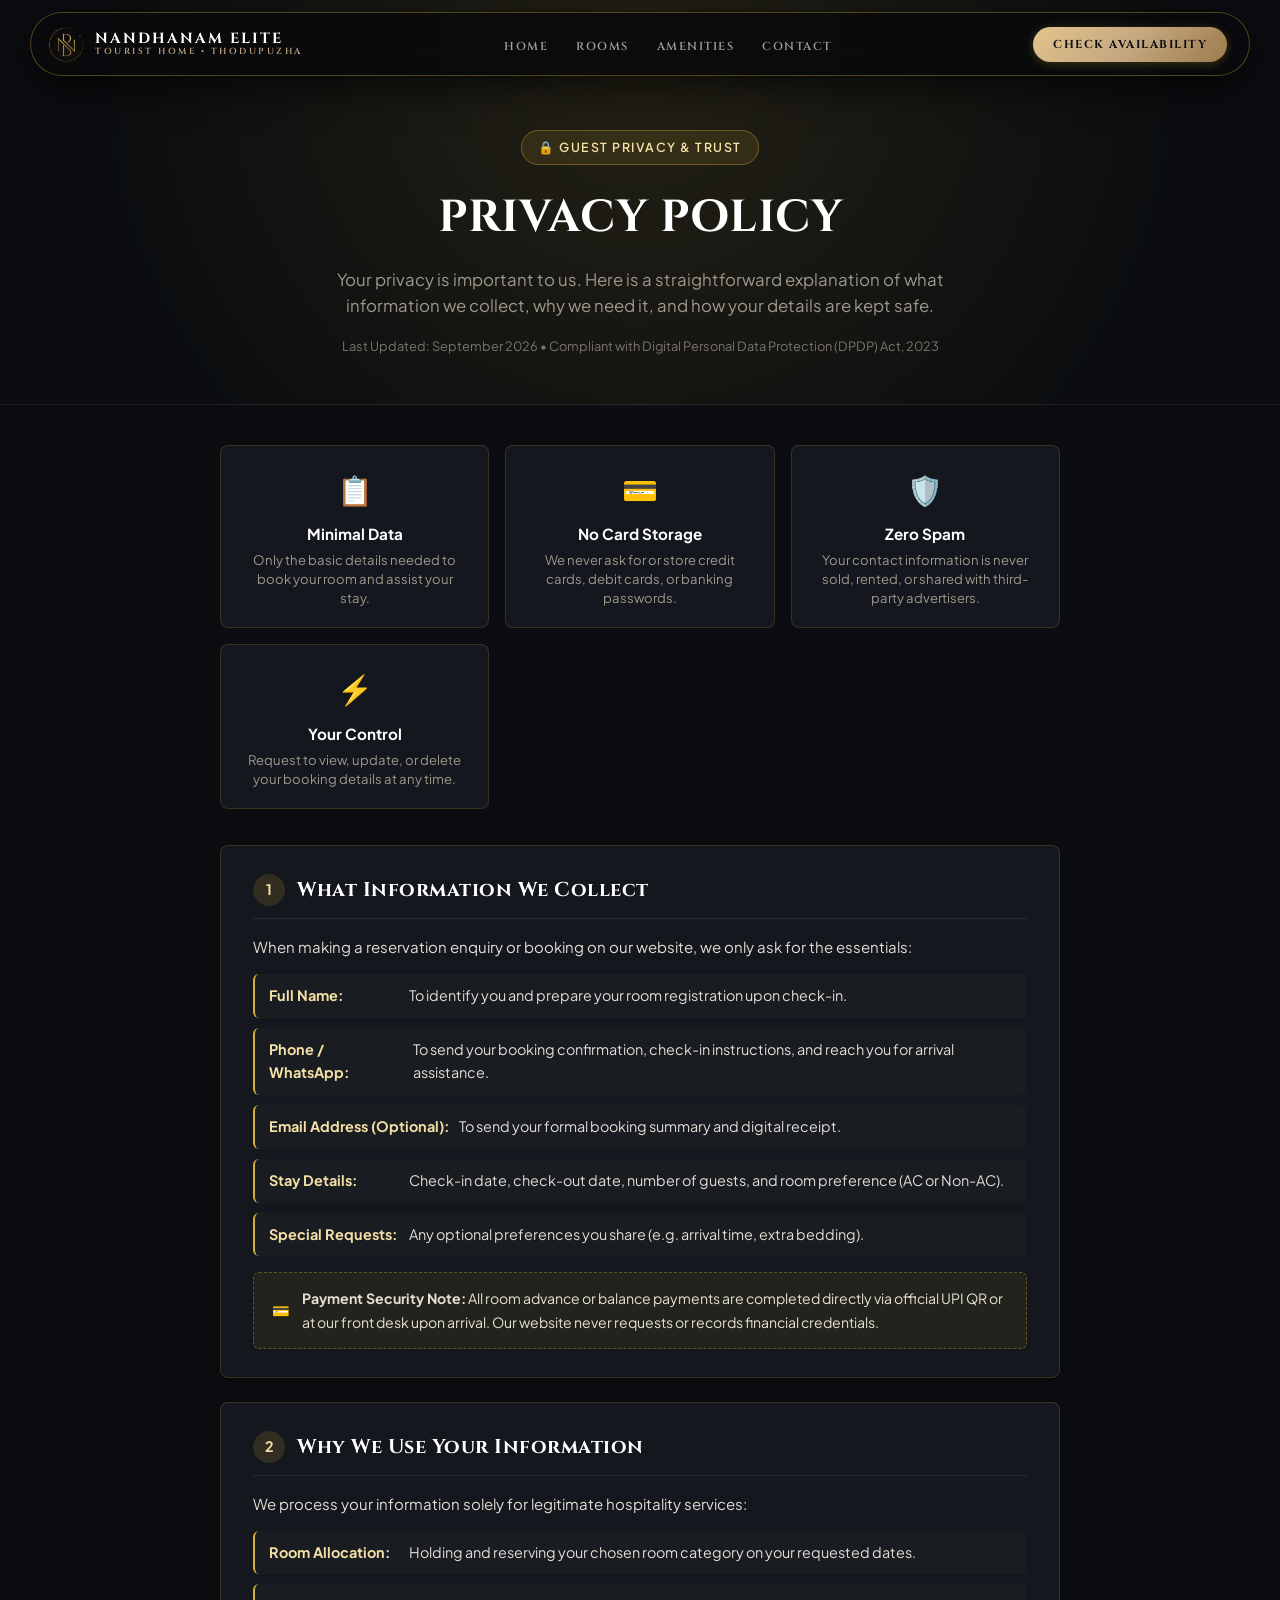
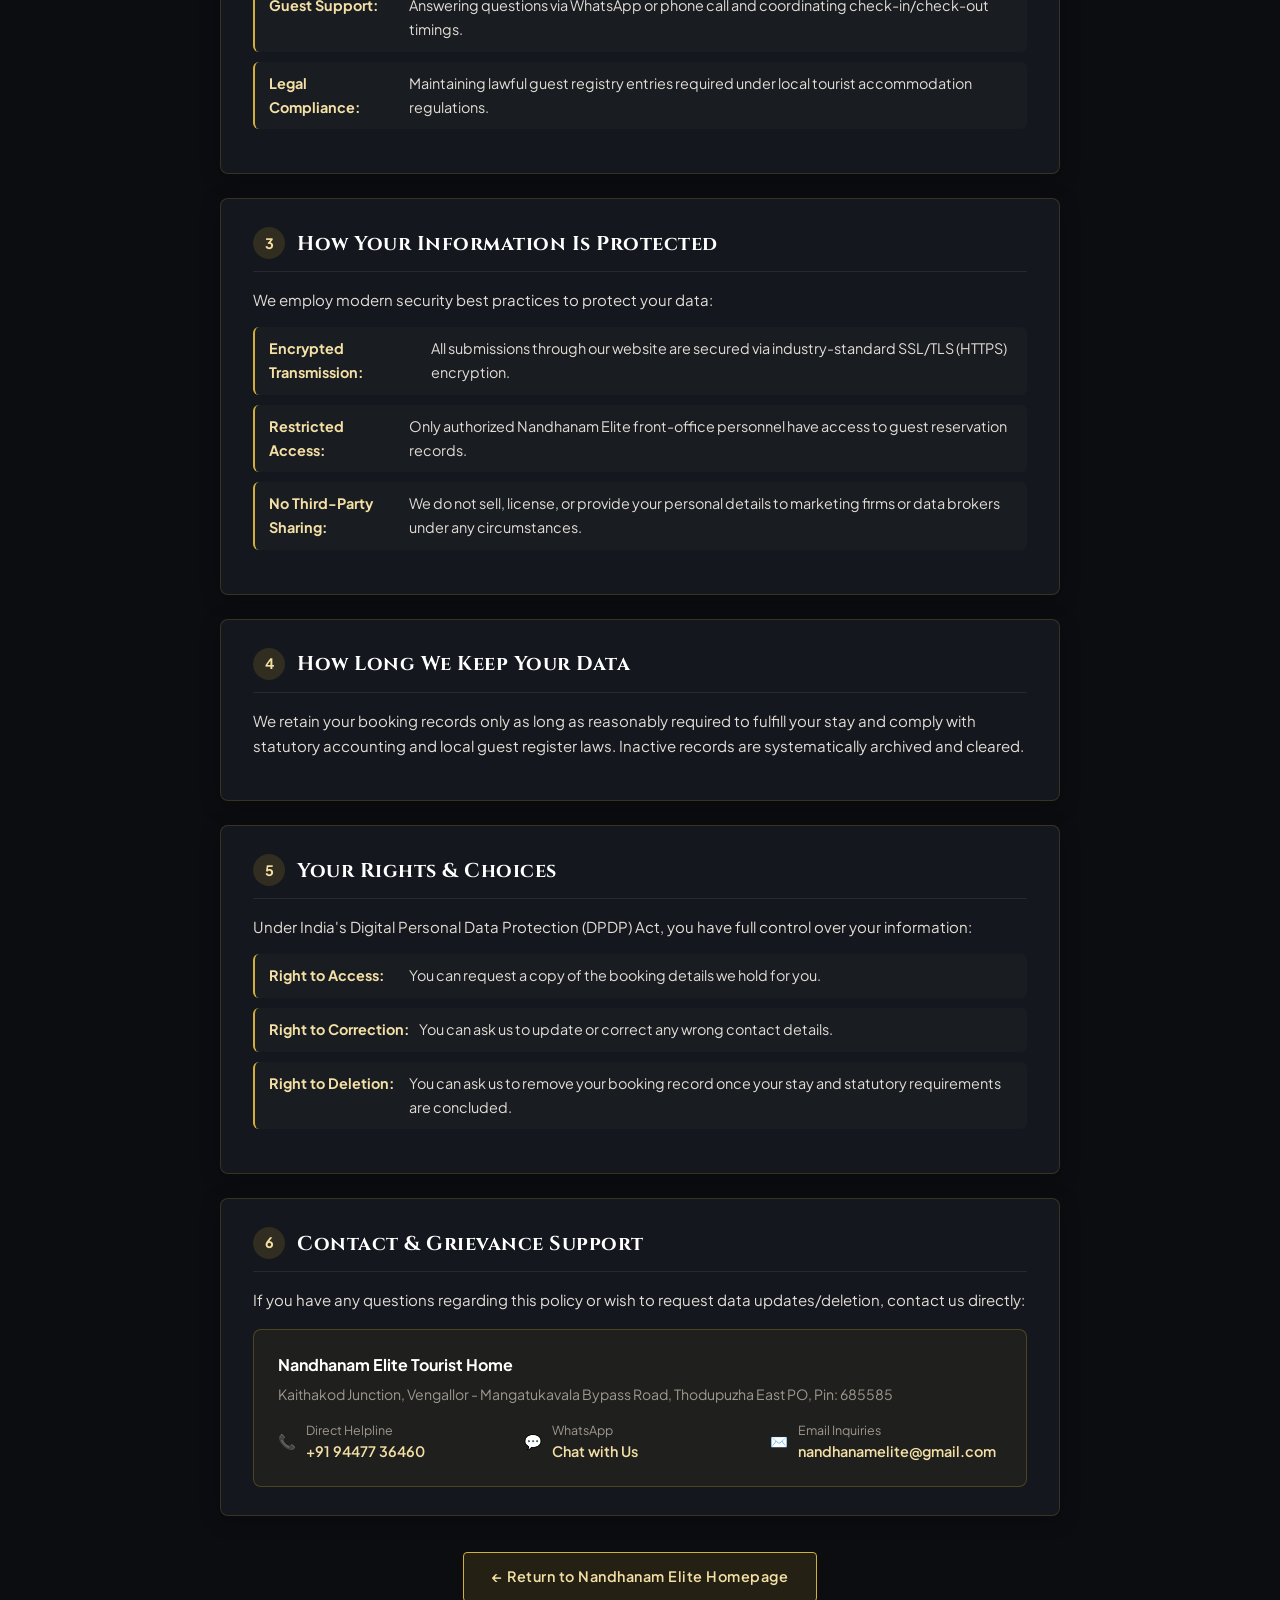
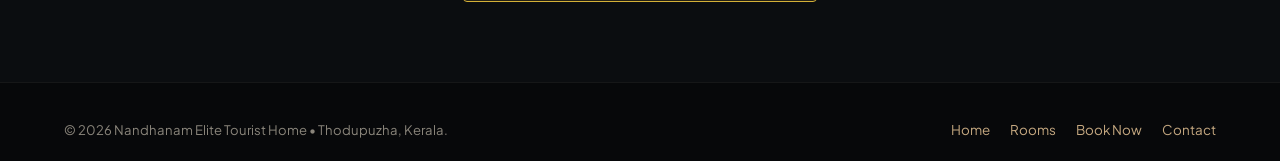
<file: privacy.html>
<!DOCTYPE html>
<html lang="en">

<head>
  <meta charset="UTF-8">
  <meta name="viewport" content="width=device-width, initial-scale=1.0">
  <title>Privacy Policy | Nandhanam Elite Tourist Home</title>
  <meta name="description"
    content="Simple and clear Privacy Policy for Nandhanam Elite Tourist Home, Thodupuzha. Learn how we protect your personal information and booking details.">
  <meta name="robots" content="index, follow">
  <link rel="canonical" href="https://nandhanamelite.com/privacy.html">

  <link rel="icon" type="image/png" href="assets/images/Logo.png">
  <link rel="preconnect" href="https://fonts.googleapis.com">
  <link rel="preconnect" href="https://fonts.gstatic.com" crossorigin>
  <link
    href="https://fonts.googleapis.com/css2?family=Cinzel:wght@500;600;700&family=Plus+Jakarta+Sans:wght@300;400;500;600;700&display=swap"
    rel="stylesheet">
  <link rel="stylesheet" href="css/style.css">

  <style>
    :root {
      --bg-dark: #0B0D10;
      --card-bg: #14171D;
      --card-border: rgba(212, 175, 55, 0.18);
      --card-hover: rgba(212, 175, 55, 0.32);
      --gold-primary: #D4AF37;
      --gold-light: #F4E0A5;
      --text-main: #E2DDD5;
      --text-muted: #9E988D;
    }

    body {
      background-color: var(--bg-dark);
      color: var(--text-main);
      font-family: 'Plus Jakarta Sans', -apple-system, BlinkMacSystemFont, sans-serif;
      margin: 0;
      padding: 0;
      line-height: 1.65;
    }

    /* Hero Section */
    .privacy-hero {
      padding: 130px 20px 45px;
      text-align: center;
      background: radial-gradient(circle at 50% 15%, rgba(212, 175, 55, 0.12) 0%, rgba(11, 13, 16, 0.98) 75%);
      border-bottom: 1px solid rgba(255, 255, 255, 0.06);
    }

    .privacy-badge {
      display: inline-flex;
      align-items: center;
      gap: 6px;
      padding: 6px 16px;
      background: rgba(212, 175, 55, 0.12);
      border: 1px solid rgba(212, 175, 55, 0.35);
      border-radius: 999px;
      color: var(--gold-light);
      font-size: 0.78rem;
      font-weight: 600;
      letter-spacing: 1.5px;
      text-transform: uppercase;
      margin-bottom: 16px;
    }

    .privacy-title {
      font-family: 'Cinzel', serif;
      font-size: clamp(2rem, 4.5vw, 2.8rem);
      color: #FFFFFF;
      margin: 0 0 12px;
      letter-spacing: 1px;
    }

    .privacy-subtitle {
      color: var(--text-muted);
      font-size: clamp(0.95rem, 2vw, 1.05rem);
      max-width: 680px;
      margin: 0 auto 12px;
      line-height: 1.6;
    }

    .last-updated {
      font-size: 0.8rem;
      color: #7A756C;
    }

    /* Container */
    .privacy-content-wrapper {
      max-width: 880px;
      margin: 0 auto;
      padding: 40px 20px 80px;
    }

    /* Key Highlights Grid */
    .highlights-grid {
      display: grid;
      grid-template-columns: repeat(auto-fit, minmax(200px, 1fr));
      gap: 16px;
      margin-bottom: 36px;
    }

    .highlight-card {
      background: var(--card-bg);
      border: 1px solid var(--card-border);
      border-radius: 8px;
      padding: 20px;
      text-align: center;
      transition: transform 0.2s, border-color 0.2s;
    }

    .highlight-card:hover {
      transform: translateY(-2px);
      border-color: var(--card-hover);
    }

    .highlight-icon {
      font-size: 1.8rem;
      margin-bottom: 8px;
      display: block;
    }

    .highlight-title {
      font-weight: 700;
      font-size: 0.95rem;
      color: #FFFFFF;
      margin-bottom: 4px;
    }

    .highlight-desc {
      font-size: 0.82rem;
      color: var(--text-muted);
      line-height: 1.45;
      margin: 0;
    }

    /* Policy Section Cards */
    .policy-section {
      background: var(--card-bg);
      border: 1px solid var(--card-border);
      border-radius: 8px;
      padding: 28px 32px;
      margin-bottom: 24px;
      box-shadow: 0 4px 20px rgba(0, 0, 0, 0.25);
    }

    .section-header {
      display: flex;
      align-items: center;
      gap: 12px;
      margin-bottom: 16px;
      border-bottom: 1px solid rgba(255, 255, 255, 0.08);
      padding-bottom: 12px;
    }

    .section-num {
      display: inline-flex;
      align-items: center;
      justify-content: center;
      width: 32px;
      height: 32px;
      border-radius: 50%;
      background: rgba(212, 175, 55, 0.15);
      color: var(--gold-light);
      font-weight: 700;
      font-size: 0.9rem;
      flex-shrink: 0;
    }

    .section-title {
      font-family: 'Cinzel', serif;
      font-size: 1.25rem;
      color: #FFFFFF;
      margin: 0;
      letter-spacing: 0.5px;
    }

    .policy-text {
      color: var(--text-main);
      font-size: 0.94rem;
      margin-bottom: 14px;
      line-height: 1.65;
    }

    /* Feature / Data Item List */
    .data-list {
      list-style: none;
      padding: 0;
      margin: 0 0 16px;
      display: flex;
      flex-direction: column;
      gap: 10px;
    }

    .data-item {
      display: flex;
      align-items: flex-start;
      gap: 10px;
      background: rgba(255, 255, 255, 0.02);
      padding: 10px 14px;
      border-radius: 6px;
      border-left: 2px solid var(--gold-primary);
      font-size: 0.9rem;
    }

    .data-item strong {
      color: var(--gold-light);
      min-width: 130px;
      display: inline-block;
    }

    .notice-box {
      background: rgba(212, 175, 55, 0.08);
      border: 1px dashed rgba(212, 175, 55, 0.35);
      border-radius: 6px;
      padding: 14px 18px;
      font-size: 0.88rem;
      color: #E6E0D2;
      display: flex;
      align-items: center;
      gap: 12px;
      margin-top: 14px;
    }

    /* Contact Card */
    .contact-card-box {
      background: rgba(212, 175, 55, 0.06);
      border: 1px solid rgba(212, 175, 55, 0.25);
      border-radius: 8px;
      padding: 22px 24px;
      margin-top: 16px;
    }

    .contact-grid {
      display: grid;
      grid-template-columns: repeat(auto-fit, minmax(220px, 1fr));
      gap: 14px;
      margin-top: 14px;
    }

    .contact-row {
      display: flex;
      align-items: center;
      gap: 10px;
      font-size: 0.9rem;
    }

    .contact-row a {
      color: var(--gold-light);
      text-decoration: none;
      font-weight: 600;
      transition: color 0.2s;
    }

    .contact-row a:hover {
      color: #FFFFFF;
      text-decoration: underline;
    }

    .back-btn-wrap {
      text-align: center;
      margin-top: 36px;
    }

    .btn-return-home {
      display: inline-flex;
      align-items: center;
      gap: 8px;
      padding: 12px 28px;
      background: rgba(212, 175, 55, 0.12);
      border: 1px solid var(--gold-primary);
      border-radius: 4px;
      color: var(--gold-light);
      font-weight: 600;
      text-decoration: none;
      font-size: 0.9rem;
      letter-spacing: 0.5px;
      transition: all 0.2s ease;
    }

    .btn-return-home:hover {
      background: var(--gold-primary);
      color: #0B0D10;
      transform: translateY(-2px);
    }

    @media (max-width: 768px) {
      .policy-section {
        padding: 20px 18px;
      }
      .data-item {
        flex-direction: column;
        gap: 4px;
      }
      .data-item strong {
        min-width: unset;
      }
    }
  </style>
</head>

<body>

  <!-- ================= HEADER / NAVBAR ================= -->
  <header class="site-header scrolled" style="top: 12px;">
    <div class="container header-container">
      <a href="index.html#home" class="brand-logo" aria-label="Nandhanam Elite Home">
        <picture>
          <source srcset="assets/images/navlogo.webp" type="image/webp">
          <img src="assets/images/navlogo.png" alt="Nandhanam Elite Crest" class="brand-logo-emblem" width="48" height="48" decoding="async">
        </picture>
        <div class="brand-logo-text">
          <span class="brand-title-nav">NANDHANAM ELITE</span>
          <span class="brand-sub-nav">TOURIST HOME &bull; THODUPUZHA</span>
        </div>
      </a>
      <nav class="main-nav">
        <ul class="nav-list">
          <li><a href="index.html#home" class="nav-link">HOME</a></li>
          <li><a href="index.html#rooms" class="nav-link">ROOMS</a></li>
          <li><a href="index.html#amenities" class="nav-link">AMENITIES</a></li>
          <li><a href="index.html#contact" class="nav-link">CONTACT</a></li>
        </ul>
      </nav>
      <a href="index.html#booking" class="btn btn-gold-header header-cta-desktop">CHECK AVAILABILITY</a>
    </div>
  </header>

  <!-- ================= HERO ================= -->
  <section class="privacy-hero">
    <div class="container">
      <div class="privacy-badge">🔒 Guest Privacy &amp; Trust</div>
      <h1 class="privacy-title">PRIVACY POLICY</h1>
      <p class="privacy-subtitle">
        Your privacy is important to us. Here is a straightforward explanation of what information we collect, why we need it, and how your details are kept safe.
      </p>
      <span class="last-updated">Last Updated: September 2026 &bull; Compliant with Digital Personal Data Protection (DPDP) Act, 2023</span>
    </div>
  </section>

  <!-- ================= MAIN CONTENT ================= -->
  <main class="privacy-content-wrapper">

    <!-- Key Highlights Grid -->
    <div class="highlights-grid">
      <div class="highlight-card">
        <span class="highlight-icon">📋</span>
        <div class="highlight-title">Minimal Data</div>
        <p class="highlight-desc">Only the basic details needed to book your room and assist your stay.</p>
      </div>
      <div class="highlight-card">
        <span class="highlight-icon">💳</span>
        <div class="highlight-title">No Card Storage</div>
        <p class="highlight-desc">We never ask for or store credit cards, debit cards, or banking passwords.</p>
      </div>
      <div class="highlight-card">
        <span class="highlight-icon">🛡️</span>
        <div class="highlight-title">Zero Spam</div>
        <p class="highlight-desc">Your contact information is never sold, rented, or shared with third-party advertisers.</p>
      </div>
      <div class="highlight-card">
        <span class="highlight-icon">⚡</span>
        <div class="highlight-title">Your Control</div>
        <p class="highlight-desc">Request to view, update, or delete your booking details at any time.</p>
      </div>
    </div>

    <!-- 1. What We Collect -->
    <article class="policy-section">
      <div class="section-header">
        <span class="section-num">1</span>
        <h2 class="section-title">What Information We Collect</h2>
      </div>
      <p class="policy-text">
        When making a reservation enquiry or booking on our website, we only ask for the essentials:
      </p>
      <ul class="data-list">
        <li class="data-item">
          <strong>Full Name:</strong>
          <span>To identify you and prepare your room registration upon check-in.</span>
        </li>
        <li class="data-item">
          <strong>Phone / WhatsApp:</strong>
          <span>To send your booking confirmation, check-in instructions, and reach you for arrival assistance.</span>
        </li>
        <li class="data-item">
          <strong>Email Address (Optional):</strong>
          <span>To send your formal booking summary and digital receipt.</span>
        </li>
        <li class="data-item">
          <strong>Stay Details:</strong>
          <span>Check-in date, check-out date, number of guests, and room preference (AC or Non-AC).</span>
        </li>
        <li class="data-item">
          <strong>Special Requests:</strong>
          <span>Any optional preferences you share (e.g. arrival time, extra bedding).</span>
        </li>
      </ul>
      <div class="notice-box">
        <span>💳</span>
        <div>
          <strong>Payment Security Note:</strong> All room advance or balance payments are completed directly via official UPI QR or at our front desk upon arrival. Our website never requests or records financial credentials.
        </div>
      </div>
    </article>

    <!-- 2. Why We Use Your Information -->
    <article class="policy-section">
      <div class="section-header">
        <span class="section-num">2</span>
        <h2 class="section-title">Why We Use Your Information</h2>
      </div>
      <p class="policy-text">
        We process your information solely for legitimate hospitality services:
      </p>
      <ul class="data-list">
        <li class="data-item">
          <strong>Room Allocation:</strong>
          <span>Holding and reserving your chosen room category on your requested dates.</span>
        </li>
        <li class="data-item">
          <strong>Guest Support:</strong>
          <span>Answering questions via WhatsApp or phone call and coordinating check-in/check-out timings.</span>
        </li>
        <li class="data-item">
          <strong>Legal Compliance:</strong>
          <span>Maintaining lawful guest registry entries required under local tourist accommodation regulations.</span>
        </li>
      </ul>
    </article>

    <!-- 3. How Your Information Is Protected -->
    <article class="policy-section">
      <div class="section-header">
        <span class="section-num">3</span>
        <h2 class="section-title">How Your Information Is Protected</h2>
      </div>
      <p class="policy-text">
        We employ modern security best practices to protect your data:
      </p>
      <ul class="data-list">
        <li class="data-item">
          <strong>Encrypted Transmission:</strong>
          <span>All submissions through our website are secured via industry-standard SSL/TLS (HTTPS) encryption.</span>
        </li>
        <li class="data-item">
          <strong>Restricted Access:</strong>
          <span>Only authorized Nandhanam Elite front-office personnel have access to guest reservation records.</span>
        </li>
        <li class="data-item">
          <strong>No Third-Party Sharing:</strong>
          <span>We do not sell, license, or provide your personal details to marketing firms or data brokers under any circumstances.</span>
        </li>
      </ul>
    </article>

    <!-- 4. Data Retention -->
    <article class="policy-section">
      <div class="section-header">
        <span class="section-num">4</span>
        <h2 class="section-title">How Long We Keep Your Data</h2>
      </div>
      <p class="policy-text">
        We retain your booking records only as long as reasonably required to fulfill your stay and comply with statutory accounting and local guest register laws. Inactive records are systematically archived and cleared.
      </p>
    </article>

    <!-- 5. Your Rights -->
    <article class="policy-section">
      <div class="section-header">
        <span class="section-num">5</span>
        <h2 class="section-title">Your Rights &amp; Choices</h2>
      </div>
      <p class="policy-text">
        Under India's Digital Personal Data Protection (DPDP) Act, you have full control over your information:
      </p>
      <ul class="data-list">
        <li class="data-item">
          <strong>Right to Access:</strong>
          <span>You can request a copy of the booking details we hold for you.</span>
        </li>
        <li class="data-item">
          <strong>Right to Correction:</strong>
          <span>You can ask us to update or correct any wrong contact details.</span>
        </li>
        <li class="data-item">
          <strong>Right to Deletion:</strong>
          <span>You can ask us to remove your booking record once your stay and statutory requirements are concluded.</span>
        </li>
      </ul>
    </article>

    <!-- 6. Contact & Grievance Redressal -->
    <article class="policy-section">
      <div class="section-header">
        <span class="section-num">6</span>
        <h2 class="section-title">Contact &amp; Grievance Support</h2>
      </div>
      <p class="policy-text">
        If you have any questions regarding this policy or wish to request data updates/deletion, contact us directly:
      </p>

      <div class="contact-card-box">
        <strong style="color: #FFFFFF; font-size: 1rem;">Nandhanam Elite Tourist Home</strong>
        <p style="font-size: 0.88rem; color: var(--text-muted); margin: 4px 0 12px;">
          Kaithakod Junction, Vengallor - Mangatukavala Bypass Road, Thodupuzha East PO, Pin: 685585
        </p>
        <div class="contact-grid">
          <div class="contact-row">
            <span>📞</span>
            <div>
              <span style="display:block; font-size: 0.78rem; color: var(--text-muted);">Direct Helpline</span>
              <a href="tel:+919447736460">+91 94477 36460</a>
            </div>
          </div>
          <div class="contact-row">
            <span>💬</span>
            <div>
              <span style="display:block; font-size: 0.78rem; color: var(--text-muted);">WhatsApp</span>
              <a href="https://wa.me/919447736460" target="_blank" rel="noopener">Chat with Us</a>
            </div>
          </div>
          <div class="contact-row">
            <span>✉️</span>
            <div>
              <span style="display:block; font-size: 0.78rem; color: var(--text-muted);">Email Inquiries</span>
              <a href="mailto:nandhanamelite@gmail.com">nandhanamelite@gmail.com</a>
            </div>
          </div>
        </div>
      </div>
    </article>

    <!-- Return Home Button -->
    <div class="back-btn-wrap">
      <a href="index.html#home" class="btn-return-home">
        <span>&larr; Return to Nandhanam Elite Homepage</span>
      </a>
    </div>

  </main>

  <!-- ================= FOOTER ================= -->
  <footer class="site-footer" style="padding: 36px 0 20px; border-top: 1px solid rgba(255,255,255,0.06); background: #07080A;">
    <div class="container footer-bottom-container" style="display: flex; justify-content: space-between; align-items: center; flex-wrap: wrap; gap: 14px;">
      <p class="copyright-text" style="color: #8A857B; font-size: 0.82rem; margin: 0;">
        &copy; 2026 Nandhanam Elite Tourist Home &bull; Thodupuzha, Kerala.
      </p>
      <div style="display: flex; gap: 20px; font-size: 0.84rem;">
        <a href="index.html#home" style="color: var(--primary-gold); text-decoration: none;">Home</a>
        <a href="index.html#rooms" style="color: var(--primary-gold); text-decoration: none;">Rooms</a>
        <a href="index.html#booking" style="color: var(--primary-gold); text-decoration: none;">Book Now</a>
        <a href="index.html#contact" style="color: var(--primary-gold); text-decoration: none;">Contact</a>
      </div>
    </div>
  </footer>

</body>

</html>
</file>
<file: css/style.css>
/* ==========================================================================
   NANDHANAM ELITE TOURIST HOME - STYLESHEET
   ========================================================================== */

/* --- CSS Variables / Design System --- */
:root {
  --primary-gold: #C5A880;
  --primary-gold-dark: #A9875A;
  --primary-gold-light: #E0C7A2;
  --gold-gradient: linear-gradient(135deg, #E2C48C 0%, #C5A880 50%, #9C7A4A 100%);

  --bg-dark: #0B0C0E;
  --bg-dark-secondary: #131418;
  --bg-dark-tertiary: #1B1C22;

  --bg-cream: #FAF7F2;
  --bg-cream-alt: #F3ECE2;
  --bg-card: #FFFFFF;

  --text-dark: #1E1C1A;
  --text-dark-muted: #68635D;
  --text-light: #F5F3EF;
  --text-light-muted: #A39F97;

  --status-available: #1B7A43;
  --status-available-bg: #E8F5E9;
  --status-booked: #B71C1C;
  --status-booked-bg: #FFEBEE;
  --status-pending: #E65100;
  --status-pending-bg: #FFF3E0;

  --border-light: rgba(197, 168, 128, 0.25);
  --border-subtle: #E8E2D8;

  --font-serif: 'Cinzel', serif;
  --font-cursive: 'Cormorant Garamond', Georgia, serif;
  --font-sans: 'Plus Jakarta Sans', -apple-system, BlinkMacSystemFont, sans-serif;

  --transition-smooth: all 0.3s cubic-bezier(0.25, 0.8, 0.25, 1);
  --shadow-sm: 0 2px 8px rgba(0, 0, 0, 0.06);
  --shadow-md: 0 8px 24px rgba(0, 0, 0, 0.08);
  --shadow-lg: 0 16px 36px rgba(0, 0, 0, 0.12);
  --container-max-w: 1200px;
}

/* --- Base & Reset --- */
*,
*::before,
*::after {
  box-sizing: border-box;
  margin: 0;
  padding: 0;
}

html {
  scroll-behavior: smooth;
  font-size: 16px;
}

body {
  font-family: var(--font-sans);
  background-color: var(--bg-cream);
  color: var(--text-dark);
  line-height: 1.6;
  overflow-x: hidden;
  -webkit-font-smoothing: antialiased;
}

img {
  max-width: 100%;
  height: auto;
  display: block;
}

a {
  text-decoration: none;
  color: inherit;
  transition: var(--transition-smooth);
}

ul {
  list-style: none;
}

button,
input,
select,
textarea {
  font-family: inherit;
  font-size: inherit;
  outline: none;
}

/* --- Layout Utility --- */
.container {
  width: 100%;
  max-width: var(--container-max-w);
  margin: 0 auto;
  padding: 0 24px;
}

.text-center {
  text-align: center;
}

/* --- Typography / Headings --- */
.section-header {
  margin-bottom: 48px;
}

.section-label {
  display: inline-block;
  font-family: var(--font-serif);
  font-size: 0.8rem;
  font-weight: 700;
  letter-spacing: 3px;
  color: var(--primary-gold-dark);
  margin-bottom: 12px;
}

.section-label-gold {
  display: inline-block;
  font-family: var(--font-serif);
  font-size: 0.8rem;
  font-weight: 700;
  letter-spacing: 3px;
  color: var(--primary-gold);
  margin-bottom: 12px;
}

.section-title {
  font-family: var(--font-serif);
  font-size: 1.85rem;
  font-weight: 700;
  letter-spacing: 2px;
  color: var(--text-dark);
  line-height: 1.35;
}

.section-subtitle {
  font-size: 0.95rem;
  color: var(--text-dark-muted);
  margin-top: 8px;
}

.header-diamond {
  color: var(--primary-gold);
  font-size: 0.85rem;
  margin-top: 8px;
}

/* --- Buttons --- */
.btn {
  display: inline-flex;
  align-items: center;
  justify-content: center;
  gap: 8px;
  padding: 12px 28px;
  font-family: var(--font-serif);
  font-size: 0.78rem;
  font-weight: 700;
  letter-spacing: 1.5px;
  border-radius: 2px;
  cursor: pointer;
  transition: var(--transition-smooth);
  border: none;
  text-align: center;
}

.btn-primary-gold {
  background: var(--gold-gradient);
  color: #121316;
  box-shadow: 0 4px 16px rgba(197, 168, 128, 0.35);
}

.btn-primary-gold:hover {
  filter: brightness(1.08);
  transform: translateY(-2px);
  box-shadow: 0 6px 20px rgba(197, 168, 128, 0.5);
}

.btn-outline-gold {
  background: transparent;
  color: var(--primary-gold-light);
  border: 1px solid var(--primary-gold);
}

.btn-outline-gold:hover {
  background: rgba(197, 168, 128, 0.15);
  color: #FFFFFF;
  transform: translateY(-2px);
}

.btn-gold-header {
  background: var(--gold-gradient);
  color: #0E0F12;
  padding: 8px 20px;
  font-size: 0.72rem;
  font-weight: 700;
  border-radius: 30px;
  box-shadow: 0 2px 10px rgba(212, 175, 55, 0.25);
  transition: all 0.3s ease;
}

.btn-gold-header:hover {
  background: var(--primary-gold-light);
  transform: translateY(-1px);
  box-shadow: 0 4px 16px rgba(212, 175, 55, 0.45);
}

.btn-dark-full {
  background-color: var(--bg-dark-secondary);
  color: var(--primary-gold-light);
  border: 1px solid var(--border-light);
  width: 100%;
  padding: 13px 20px;
}

.btn-dark-full:hover {
  background-color: #000000;
  color: #FFFFFF;
  border-color: var(--primary-gold);
  transform: translateY(-2px);
}

.btn-outline-room {
  background: transparent;
  color: var(--text-dark);
  border: 1px solid #C4BDAD;
  padding: 11px 18px;
  font-size: 0.72rem;
}

.btn-outline-room:hover {
  border-color: var(--primary-gold-dark);
  color: var(--primary-gold-dark);
  background-color: rgba(197, 168, 128, 0.08);
}

.btn-whatsapp-banner {
  background-color: #25D366;
  color: #FFFFFF;
  font-family: var(--font-sans);
  font-weight: 600;
  font-size: 0.9rem;
  padding: 12px 24px;
}

.btn-whatsapp-banner:hover {
  background-color: #1EBE5D;
  transform: translateY(-2px);
  box-shadow: 0 4px 14px rgba(37, 211, 102, 0.35);
}

.btn-icon {
  width: 16px;
  height: 16px;
}

/* ==========================================================================
   1. HEADER / NAVBAR (Floating Luxury Glass Island)
   ========================================================================== */
.site-header {
  position: fixed;
  top: 14px;
  left: 0;
  width: 100%;
  z-index: 1000;
  padding: 0 20px;
  pointer-events: none;
  transition: top 0.35s cubic-bezier(0.25, 0.8, 0.25, 1);
}

.header-container {
  max-width: 1220px;
  margin: 0 auto;
  height: 64px;
  display: flex;
  align-items: center;
  justify-content: space-between;
  background: rgba(12, 14, 18, 0.72);
  backdrop-filter: blur(16px);
  -webkit-backdrop-filter: blur(16px);
  border: 1px solid rgba(212, 175, 55, 0.22);
  border-radius: 50px;
  padding: 0 22px 0 16px;
  box-shadow: 0 8px 32px rgba(0, 0, 0, 0.45);
  pointer-events: auto;
  transition: all 0.35s ease;
}

.site-header.scrolled {
  top: 8px;
}

.site-header.scrolled .header-container {
  background: rgba(9, 10, 13, 0.92);
  border-color: rgba(212, 175, 55, 0.35);
  box-shadow: 0 12px 38px rgba(0, 0, 0, 0.65);
}

.brand-logo {
  display: flex;
  align-items: center;
  gap: 10px;
  text-decoration: none;
}

.brand-logo-emblem {
  width: 38px;
  height: 38px;
  object-fit: contain;
  flex-shrink: 0;
  filter: drop-shadow(0 2px 6px rgba(212, 175, 55, 0.3));
  transition: transform 0.3s ease;
}

.brand-logo:hover .brand-logo-emblem {
  transform: scale(1.08) rotate(3deg);
}

.brand-logo-text {
  display: flex;
  flex-direction: column;
}

.brand-title-nav {
  font-family: var(--font-serif);
  font-size: 0.92rem;
  font-weight: 700;
  letter-spacing: 2px;
  color: #FFFFFF;
  line-height: 1.1;
}

.brand-sub-nav {
  font-family: var(--font-serif);
  font-size: 0.55rem;
  font-weight: 600;
  letter-spacing: 2.5px;
  color: var(--primary-gold);
  line-height: 1.1;
}

.main-nav .nav-list {
  display: flex;
  align-items: center;
  gap: 28px;
}

.nav-link {
  font-family: var(--font-serif);
  font-size: 0.72rem;
  font-weight: 600;
  letter-spacing: 1.5px;
  color: var(--text-light-muted);
  position: relative;
  padding: 6px 0;
}

.nav-link:hover,
.nav-link.active {
  color: var(--primary-gold-light);
}

.nav-link.active::after {
  content: '';
  position: absolute;
  bottom: 0;
  left: 0;
  width: 100%;
  height: 2px;
  background: var(--gold-gradient);
}

.header-action {
  display: flex;
  align-items: center;
  gap: 16px;
}

.mobile-menu-toggle {
  display: none;
  flex-direction: column;
  gap: 5px;
  background: none;
  border: none;
  cursor: pointer;
  padding: 4px;
}

.mobile-menu-toggle span {
  display: block;
  width: 24px;
  height: 2px;
  background-color: var(--primary-gold);
  transition: var(--transition-smooth);
}

/* ==========================================================================
   2. HERO SECTION
   ========================================================================== */
.hero-section {
  position: relative;
  min-height: 88vh;
  display: flex;
  align-items: center;
  justify-content: center;
  padding: 175px 0 85px;
  background-color: var(--bg-dark);
  text-align: center;
  overflow: hidden;
}

.hero-backdrop {
  position: absolute;
  inset: 0;
  background-image: url('../assets/images/hero-bg.webp');
  background-size: cover;
  background-position: center;
  opacity: 0.35;
  transform: scale(1.05);
}

@media (min-width: 769px) {
  .hero-backdrop {
    background-image: url('../assets/images/hero-bg.webp');
  }
}

.hero-overlay {
  position: absolute;
  inset: 0;
  background: radial-gradient(circle at center, rgba(11, 12, 14, 0.4) 0%, rgba(11, 12, 14, 0.92) 85%);
}

.hero-container {
  position: relative;
  z-index: 2;
}

.hero-content {
  max-width: 800px;
  margin: 0 auto;
}

.hero-title {
  font-family: var(--font-serif);
  font-size: 3.1rem;
  font-weight: 400;
  letter-spacing: 6px;
  color: #FFFFFF;
  text-shadow: 0 4px 20px rgba(0, 0, 0, 0.6);
  margin-bottom: 8px;
}

.hero-divider {
  display: flex;
  align-items: center;
  justify-content: center;
  gap: 16px;
  margin-bottom: 16px;
}

.divider-line {
  width: 60px;
  height: 1px;
  background: var(--gold-gradient);
}

.divider-text {
  font-family: var(--font-serif);
  font-size: 0.85rem;
  font-weight: 400;
  letter-spacing: 5px;
  color: var(--primary-gold-light);
}

.hero-tagline {
  font-family: 'Cormorant Garamond', Georgia, serif;
  font-size: 24px;
  font-weight: 400;
  font-style: italic;
  text-transform: none;
  font-variant: normal;
  letter-spacing: 0.5px;
  color: #FFFFFF;
  opacity: 0.95;
  margin-bottom: 36px;
}

.hero-buttons {
  display: flex;
  align-items: center;
  justify-content: center;
  gap: 18px;
  flex-wrap: wrap;
}

/* ==========================================================================
   3. AVAILABILITY SEARCH BAR
   ========================================================================== */
.search-bar-section {
  position: relative;
  margin-top: -50px;
  z-index: 10;
  margin-bottom: 50px;
}

.search-bar-card {
  background: #FFFFFF;
  border-radius: 6px;
  box-shadow: 0 12px 36px rgba(0, 0, 0, 0.12);
  border: 1px solid var(--border-subtle);
  padding: 26px 32px;
}

.search-bar-header {
  display: flex;
  align-items: center;
  justify-content: space-between;
  margin-bottom: 20px;
  padding-bottom: 14px;
  border-bottom: 1px solid var(--border-subtle);
  flex-wrap: wrap;
  gap: 12px;
}

.search-bar-eyebrow {
  font-family: var(--font-serif);
  font-size: 0.68rem;
  font-weight: 700;
  letter-spacing: 2px;
  color: var(--primary-gold-dark);
  display: block;
}

.search-bar-title {
  font-family: var(--font-serif);
  font-size: 1.3rem;
  font-weight: 700;
  color: var(--text-dark);
}

.live-indicator-badge {
  display: inline-flex;
  align-items: center;
  gap: 6px;
  padding: 4px 12px;
  border-radius: 20px;
  background-color: var(--status-available-bg);
  color: var(--status-available);
  font-size: 0.72rem;
  font-weight: 700;
  letter-spacing: 0.5px;
}

.live-dot {
  width: 8px;
  height: 8px;
  background-color: var(--status-available);
  border-radius: 50%;
  animation: pulseLive 2s infinite ease-in-out;
}

@keyframes pulseLive {
  0% {
    transform: scale(0.9);
    opacity: 0.8;
  }

  50% {
    transform: scale(1.3);
    opacity: 1;
    box-shadow: 0 0 8px var(--status-available);
  }

  100% {
    transform: scale(0.9);
    opacity: 0.8;
  }
}

.availability-bar-form {
  display: grid;
  grid-template-columns: 1.2fr 1.2fr 1.2fr 1fr;
  gap: 18px;
  align-items: flex-end;
}

section[id],
.hero-section,
.about-section,
.rooms-section,
.amenities-section,
.policies-section,
.location-section,
.reviews-section,
.gallery-section,
.contact-section {
  scroll-margin-top: 95px;
}

.search-input-group label,
.search-action-group label {
  font-size: 0.75rem;
  font-weight: 700;
  color: var(--text-dark);
  letter-spacing: 0.5px;
  height: 18px;
  display: block;
}

.action-label-spacer,
.input-hint-spacer {
  display: block;
  user-select: none;
}

.input-hint-spacer {
  font-size: 0.7rem;
  height: 16px;
}

.search-action-group {
  display: flex;
  flex-direction: column;
  gap: 6px;
}

.search-input-group input,
.search-input-group select {
  width: 100%;
  height: 48px;
  border: 1px solid #D8D2C7;
  border-radius: 3px;
  padding: 0 14px;
  font-size: 0.9rem;
  color: var(--text-dark);
  background-color: #FAF8F5;
  transition: var(--transition-smooth);
}

.search-input-group input:focus,
.search-input-group select:focus {
  border-color: var(--primary-gold);
  background-color: #FFFFFF;
  box-shadow: 0 0 0 3px rgba(197, 168, 128, 0.2);
}

.input-hint {
  font-size: 0.7rem;
  color: var(--text-dark-muted);
  height: 16px;
  display: block;
}

.btn-check-now {
  height: 48px;
  width: 100%;
  border-radius: 3px;
  display: flex !important;
  align-items: center !important;
  justify-content: center !important;
  position: relative;
  overflow: hidden;
  padding: 0 16px !important;
  line-height: 1 !important;
  text-align: center;
}

.btn-check-now .btn-text {
  display: block;
  width: 100%;
  text-align: center;
}

.btn-check-now .btn-spinner {
  display: none !important;
}

.btn-check-now.is-loading .btn-text {
  display: none !important;
}

.btn-check-now.is-loading .btn-spinner {
  display: flex !important;
  align-items: center !important;
  justify-content: center !important;
  width: 100% !important;
  height: 100% !important;
  margin: 0 auto !important;
  padding: 0 !important;
}

/* Interactive Animated Sandglass Loader (From Uiverse.io by JaydipPrajapati1910) */
.loader-wrap {
  display: flex;
  align-items: center;
  justify-content: center;
  width: 26px;
  height: 32px;
  margin: 0;
  padding: 0;
}

.loader {
  box-sizing: border-box;
  display: block;
  width: 20px;
  height: 32px;
  border-top: 3px solid #111827;
  border-bottom: 3px solid #111827;
  position: relative;
  background: linear-gradient(#111827 12px, transparent 0) no-repeat;
  background-size: 2px 16px;
  background-position: 50% 0px;
  animation: spinx 2.5s linear infinite;
  margin: 0;
}

.loader:before,
.loader:after {
  content: "";
  width: 16px;
  left: 50%;
  height: 13px;
  position: absolute;
  top: 0;
  transform: translateX(-50%);
  background: rgba(17, 24, 39, 0.22);
  border-radius: 0 0 8px 8px;
  background-size: 100% auto;
  background-repeat: no-repeat;
  background-position: 0 0px;
  animation: lqt 2.5s linear infinite;
}

.loader:after {
  top: auto;
  bottom: 0;
  border-radius: 8px 8px 0 0;
  animation: lqb 2.5s linear infinite;
}

@keyframes lqt {
  0%, 100% {
    background-image: linear-gradient(#111827 16px, transparent 0);
    background-position: 0% 0px;
  }

  50% {
    background-image: linear-gradient(#111827 16px, transparent 0);
    background-position: 0% 16px;
  }

  50.1% {
    background-image: linear-gradient(#111827 16px, transparent 0);
    background-position: 0% -16px;
  }
}

@keyframes lqb {
  0% {
    background-image: linear-gradient(#111827 16px, transparent 0);
    background-position: 0 16px;
  }

  100% {
    background-image: linear-gradient(#111827 16px, transparent 0);
    background-position: 0 -16px;
  }
}

@keyframes spinx {
  0%, 49% {
    transform: rotate(0deg);
    background-position: 50% 14px;
  }

  51%, 98% {
    transform: rotate(180deg);
    background-position: 50% 2px;
  }

  100% {
    transform: rotate(360deg);
    background-position: 50% 14px;
  }
}

.availability-status-banner {
  margin-top: 18px;
  padding: 14px 18px;
  border-radius: 4px;
  background-color: var(--status-available-bg);
  border: 1px solid rgba(27, 122, 67, 0.2);
  transition: var(--transition-smooth);
}

.status-banner-content {
  display: flex;
  align-items: center;
  gap: 14px;
}

.banner-icon {
  font-size: 1.3rem;
  font-weight: bold;
  color: var(--status-available);
}

.banner-text h4 {
  font-size: 0.9rem;
  color: var(--status-available);
  font-weight: 700;
}

.banner-text p {
  font-size: 0.8rem;
  color: #2E4B37;
}

.availability-status-banner.warning {
  background-color: var(--status-pending-bg);
  border-color: rgba(230, 81, 0, 0.3);
}

.availability-status-banner.warning .banner-icon,
.availability-status-banner.warning h4 {
  color: var(--status-pending);
}

.availability-status-banner.error {
  background-color: var(--status-booked-bg);
  border-color: rgba(183, 28, 28, 0.3);
}

.availability-status-banner.error .banner-icon,
.availability-status-banner.error h4 {
  color: var(--status-booked);
}

/* ==========================================================================
   4. ABOUT SECTION
   ========================================================================== */
.about-section {
  padding: 60px 0 90px;
  background-color: var(--bg-cream);
}

.about-container {
  display: grid;
  grid-template-columns: 1.15fr 0.85fr;
  gap: 60px;
  align-items: center;
}

.about-desc {
  font-size: 0.95rem;
  color: var(--text-dark-muted);
  line-height: 1.75;
  margin-bottom: 32px;
}

.about-features {
  display: grid;
  grid-template-columns: repeat(3, 1fr);
  gap: 18px;
}

.feature-item {
  display: flex;
  flex-direction: column;
  align-items: center;
  text-align: center;
}

.feature-icon-circle {
  width: 52px;
  height: 52px;
  border-radius: 50%;
  display: flex;
  align-items: center;
  justify-content: center;
  color: var(--primary-gold-dark);
  margin-bottom: 12px;
  background-color: rgba(197, 168, 128, 0.12);
}

.feature-icon-circle svg {
  width: 24px;
  height: 24px;
}

.feature-text {
  font-family: var(--font-serif);
  font-size: 0.68rem;
  font-weight: 700;
  letter-spacing: 1px;
  color: var(--text-dark);
  line-height: 1.35;
}

.about-image-card {
  position: relative;
  border-radius: 6px;
  overflow: hidden;
  box-shadow: var(--shadow-lg);
  aspect-ratio: 1 / 1;
  max-width: 440px;
  margin: 0 auto;
}

.about-image-card picture,
.about-img {
  width: 100%;
  height: 100%;
  aspect-ratio: 1 / 1;
  object-fit: cover;
  display: block;
  transition: transform 0.6s ease;
}

.about-image-card:hover .about-img {
  transform: scale(1.03);
}

.building-badge-overlay {
  position: absolute;
  bottom: 20px;
  left: 20px;
  background: rgba(12, 13, 16, 0.88);
  backdrop-filter: blur(8px);
  padding: 8px 16px;
  border-left: 3px solid var(--primary-gold);
}

.badge-text {
  font-family: var(--font-serif);
  font-size: 0.75rem;
  font-weight: 700;
  letter-spacing: 2px;
  color: var(--primary-gold);
}

/* ==========================================================================
   5. ROOMS SECTION
   ========================================================================== */
.rooms-section {
  padding: 90px 0;
  background-color: var(--bg-cream-alt);
}

.rooms-grid {
  display: grid;
  grid-template-columns: repeat(2, minmax(260px, 340px));
  justify-content: center;
  align-items: stretch;
  gap: 24px;
  max-width: 720px;
  margin: 0 auto;
  width: 100%;
}

@media (max-width: 960px) and (min-width: 769px) {
  .rooms-grid {
    grid-template-columns: repeat(2, minmax(240px, 310px));
    gap: 16px;
    max-width: 650px;
  }
}

.room-card {
  background: #FFFFFF;
  border-radius: 6px;
  overflow: hidden;
  box-shadow: var(--shadow-md);
  transition: var(--transition-smooth);
  display: flex;
  flex-direction: column;
  border: 1px solid var(--border-subtle);
  width: 100%;
}

.room-card:hover {
  transform: translateY(-6px);
  box-shadow: var(--shadow-lg);
}

.room-img-wrap {
  position: relative;
  width: 100%;
  aspect-ratio: 1 / 1;
  overflow: hidden;
  background-color: #121316;
  user-select: none;
}

.room-slides-track {
  position: relative;
  width: 100%;
  height: 100%;
}

.room-slide {
  position: absolute;
  inset: 0;
  opacity: 0;
  pointer-events: none;
  transition: opacity 0.35s cubic-bezier(0.4, 0, 0.2, 1), transform 0.4s ease;
  transform: scale(1.02);
  z-index: 1;
}

.room-slide.active {
  opacity: 1;
  pointer-events: auto;
  transform: scale(1);
  z-index: 2;
}

.room-slide picture,
.room-slide img,
.room-img {
  width: 100%;
  height: 100%;
  aspect-ratio: 1 / 1;
  object-fit: cover;
  display: block;
  transition: transform 0.6s ease;
  cursor: pointer;
}

.room-card:hover .room-slide.active img {
  transform: scale(1.04);
}

.room-slider-nav {
  position: absolute;
  top: 50%;
  transform: translateY(-50%);
  width: 34px;
  height: 34px;
  border-radius: 50%;
  background: rgba(15, 17, 21, 0.72);
  backdrop-filter: blur(6px);
  -webkit-backdrop-filter: blur(6px);
  border: 1px solid rgba(255, 255, 255, 0.22);
  color: #FFFFFF;
  display: flex;
  align-items: center;
  justify-content: center;
  cursor: pointer;
  z-index: 6;
  opacity: 0.82;
  transition: all 0.22s ease;
  padding: 0;
}

.room-slider-nav svg {
  width: 18px;
  height: 18px;
  stroke: currentColor;
}

.room-slider-nav:hover {
  opacity: 1;
  background: var(--primary-gold);
  color: #0C0D10;
  border-color: var(--primary-gold);
  transform: translateY(-50%) scale(1.08);
}

.room-slider-nav.prev {
  left: 10px;
}

.room-slider-nav.next {
  right: 10px;
}

.room-slider-controls {
  position: absolute;
  bottom: 10px;
  left: 12px;
  right: 12px;
  display: flex;
  align-items: center;
  justify-content: space-between;
  z-index: 6;
  pointer-events: none;
}

.room-slider-dots-mini {
  display: flex;
  align-items: center;
  gap: 6px;
  pointer-events: auto;
  background: rgba(12, 13, 16, 0.62);
  backdrop-filter: blur(5px);
  -webkit-backdrop-filter: blur(5px);
  padding: 4px 8px;
  border-radius: 12px;
  border: 1px solid rgba(255, 255, 255, 0.15);
}

.room-dot {
  width: 6px;
  height: 6px;
  border-radius: 50%;
  background: rgba(255, 255, 255, 0.45);
  cursor: pointer;
  transition: all 0.25s ease;
  display: inline-block;
}

.room-dot:hover {
  background: rgba(255, 255, 255, 0.85);
}

.room-dot.active {
  background: var(--primary-gold);
  width: 16px;
  border-radius: 8px;
}

.room-photo-badge {
  display: inline-flex;
  align-items: center;
  gap: 5px;
  background: rgba(12, 13, 16, 0.65);
  backdrop-filter: blur(5px);
  -webkit-backdrop-filter: blur(5px);
  color: #FFFFFF;
  font-size: 0.68rem;
  font-weight: 600;
  letter-spacing: 0.5px;
  padding: 3px 9px;
  border-radius: 12px;
  border: 1px solid rgba(255, 255, 255, 0.18);
  pointer-events: auto;
}

.room-tag {
  position: absolute;
  top: 14px;
  left: 14px;
  background: rgba(11, 12, 14, 0.85);
  backdrop-filter: blur(4px);
  color: var(--primary-gold-light);
  font-family: var(--font-serif);
  font-size: 0.62rem;
  font-weight: 700;
  letter-spacing: 1.5px;
  padding: 4px 10px;
  border-radius: 2px;
  z-index: 5;
}

.room-status-badge {
  position: absolute;
  top: 14px;
  right: 14px;
  font-size: 0.68rem;
  font-weight: 700;
  padding: 4px 10px;
  border-radius: 20px;
  text-transform: uppercase;
  letter-spacing: 0.5px;
  z-index: 5;
}

.room-status-badge.available {
  background-color: var(--status-available);
  color: #FFFFFF;
}

.room-status-badge.booked {
  background-color: var(--status-booked);
  color: #FFFFFF;
}

.room-status-badge.exceeded {
  background-color: #757575;
  color: #FFFFFF;
}

.room-details {
  padding: 15px 16px 16px;
  flex: 1;
  display: flex;
  flex-direction: column;
}

.room-header-meta {
  display: flex;
  align-items: flex-start;
  justify-content: space-between;
  gap: 8px;
  margin-bottom: 6px;
}

.room-type {
  font-family: var(--font-serif);
  font-size: 0.95rem;
  font-weight: 700;
  letter-spacing: 0.8px;
  color: var(--text-dark);
}

.room-capacity-chip {
  background-color: var(--bg-cream-alt);
  color: var(--text-dark-muted);
  font-size: 0.64rem;
  font-weight: 600;
  padding: 2px 6px;
  border-radius: 3px;
  white-space: nowrap;
}

.room-short-desc {
  font-size: 0.76rem;
  color: var(--text-dark-muted);
  line-height: 1.38;
  margin-bottom: 8px;
  display: -webkit-box;
  -webkit-line-clamp: 2;
  -webkit-box-orient: vertical;
  overflow: hidden;
}

.room-features-list {
  display: grid;
  grid-template-columns: repeat(2, 1fr);
  gap: 5px 8px;
  margin-bottom: 10px;
  flex: 1;
}

.room-features-list li {
  display: flex;
  align-items: center;
  gap: 6px;
  font-size: 0.74rem;
  color: var(--text-dark-muted);
  margin-bottom: 0;
  line-height: 1.3;
}

.check-icon {
  color: var(--primary-gold-dark);
  font-weight: 700;
  font-size: 0.8rem;
  flex-shrink: 0;
}

.room-pricing-row {
  margin-top: auto;
  padding: 8px 0 8px;
  border-top: 1px solid var(--border-subtle);
  display: flex;
  align-items: center;
  justify-content: space-between;
}

.room-pricing {
  font-family: var(--font-serif);
}

.from-text {
  font-size: 0.64rem;
  font-weight: 600;
  letter-spacing: 0.6px;
  color: var(--text-dark-muted);
}

.price-value {
  font-size: 1.15rem;
  font-weight: 700;
  color: var(--primary-gold-dark);
}

.period {
  font-size: 0.68rem;
  font-weight: 600;
  color: var(--text-dark-muted);
}

.total-estimate {
  text-align: right;
  display: flex;
  flex-direction: column;
}

.est-label {
  font-size: 0.62rem;
  color: var(--text-dark-muted);
}

.est-amount {
  font-weight: 700;
  font-size: 0.88rem;
  color: var(--text-dark);
}

.room-card-actions {
  display: grid;
  grid-template-columns: 1fr 1.25fr;
  gap: 6px;
  margin-top: 4px;
}

.room-card-actions .btn {
  padding: 9px 8px;
  font-size: 0.70rem;
  letter-spacing: 0.4px;
}

/* Disabled state when room is booked */
.room-card.is-booked .book-room-btn {
  background-color: #CCCCCC;
  color: #777777;
  border-color: #BBBBBB;
  cursor: not-allowed;
}

.room-card.is-booked .book-room-btn:hover {
  transform: none;
  background-color: #CCCCCC;
}

.rooms-mobile-swipe-indicator {
  display: none;
}

/* Below-the-fold render optimization for FCP & Speed Index */
.amenities-section,
.policies-section,
.location-section,
.reviews-section,
.gallery-section {
  content-visibility: auto;
  contain-intrinsic-size: 1px 700px;
}

/* ==========================================================================
   6. AMENITIES SECTION
   ========================================================================== */
.amenities-section {
  padding: 90px 0;
  background-color: var(--bg-cream);
}

.amenities-grid {
  display: grid;
  grid-template-columns: repeat(3, 1fr);
  gap: 20px;
}

.amenity-item {
  display: flex;
  flex-direction: column;
  align-items: center;
  text-align: center;
  padding: 20px 10px;
  background: #FFFFFF;
  border: 1px solid var(--border-subtle);
  border-radius: 4px;
  box-shadow: var(--shadow-sm);
  transition: var(--transition-smooth);
}

.amenity-item:hover {
  transform: translateY(-4px);
  border-color: var(--primary-gold);
  box-shadow: var(--shadow-md);
}

.amenity-icon {
  color: var(--primary-gold-dark);
  margin-bottom: 12px;
}

.amenity-icon svg {
  width: 28px;
  height: 28px;
}

.amenity-name {
  font-size: 0.78rem;
  font-weight: 600;
  color: var(--text-dark);
}

/* ==========================================================================
   7. POLICIES & HOUSE RULES SECTION
   ========================================================================== */
.policies-section {
  padding: 90px 0;
  background-color: var(--bg-cream-alt);
}

.policies-grid {
  display: grid;
  grid-template-columns: repeat(4, 1fr);
  gap: 24px;
}

.policy-card {
  background: #FFFFFF;
  padding: 28px 24px;
  border-radius: 4px;
  border: 1px solid var(--border-subtle);
  box-shadow: var(--shadow-sm);
  transition: var(--transition-smooth);
}

.policy-card:hover {
  border-color: var(--primary-gold);
  box-shadow: var(--shadow-md);
}

.policy-icon {
  font-size: 2rem;
  margin-bottom: 14px;
}

.policy-title {
  font-family: var(--font-serif);
  font-size: 1rem;
  font-weight: 700;
  color: var(--text-dark);
  margin-bottom: 14px;
  letter-spacing: 0.5px;
}

.policy-list li {
  font-size: 0.82rem;
  color: var(--text-dark-muted);
  line-height: 1.55;
  margin-bottom: 8px;
}

/* ==========================================================================
   8. LOCATION SECTION
   ========================================================================== */
.location-section {
  padding: 90px 0;
  background-color: var(--bg-dark);
  color: #FFFFFF;
}

.location-container {
  display: grid;
  grid-template-columns: 1fr 1.25fr;
  gap: 60px;
  align-items: center;
}

.location-title {
  font-family: var(--font-serif);
  font-size: 1.85rem;
  font-weight: 700;
  letter-spacing: 2px;
  color: #FFFFFF;
  line-height: 1.35;
  margin-bottom: 24px;
}

.location-address {
  display: flex;
  gap: 16px;
  margin-bottom: 32px;
}

.pin-icon {
  color: var(--primary-gold);
  flex-shrink: 0;
  margin-top: 4px;
}

.pin-icon svg {
  width: 22px;
  height: 22px;
}

.address-text {
  font-size: 0.9rem;
  color: var(--text-light-muted);
  line-height: 1.7;
}

.map-card-wrapper {
  position: relative;
  height: 360px;
  border-radius: 4px;
  overflow: hidden;
  box-shadow: var(--shadow-lg);
  border: 1px solid var(--border-light);
}

.custom-map-pin {
  position: absolute;
  top: 45%;
  left: 48%;
  transform: translate(-50%, -50%);
  display: flex;
  align-items: center;
  gap: 8px;
  pointer-events: none;
}

.pin-marker {
  width: 24px;
  height: 24px;
  background: #D93829;
  border-radius: 50% 50% 50% 0;
  transform: rotate(-45deg);
  display: flex;
  align-items: center;
  justify-content: center;
  box-shadow: 0 2px 6px rgba(0, 0, 0, 0.3);
}

.pin-dot {
  width: 8px;
  height: 8px;
  background: #FFFFFF;
  border-radius: 50%;
}

.pin-bubble {
  background: #FFFFFF;
  padding: 4px 10px;
  border-radius: 4px;
  box-shadow: 0 4px 12px rgba(0, 0, 0, 0.18);
  color: #202124;
  display: flex;
  flex-direction: column;
}

.pin-bubble strong {
  font-size: 0.72rem;
  color: #D93829;
}

.pin-bubble span {
  font-size: 0.62rem;
  color: #5F6368;
}

/* ==========================================================================
   9. GALLERY SECTION
   ========================================================================== */
.gallery-section {
  padding: 90px 0;
  background-color: var(--bg-cream);
}

.gallery-grid {
  display: grid;
  grid-template-columns: repeat(3, 1fr);
  gap: 22px;
  margin-bottom: 40px;
}

.gallery-item {
  position: relative;
  border-radius: 8px;
  overflow: hidden;
  aspect-ratio: 1 / 1;
  cursor: pointer;
  box-shadow: var(--shadow-sm);
  transition: transform 0.3s ease, box-shadow 0.3s ease;
}

.gallery-item:hover {
  transform: translateY(-4px);
  box-shadow: var(--shadow-md);
}

/* On desktop, hide item 4 initially so only 3 images show */
@media (min-width: 769px) {
  .gallery-grid:not(.is-expanded) .gallery-item-4 {
    display: none !important;
  }
}

.gallery-item.gallery-hidden {
  display: none !important;
}

.gallery-item.gallery-revealed {
  display: block;
  animation: galleryItemFadeIn 0.4s cubic-bezier(0.16, 1, 0.3, 1) forwards;
}

@keyframes galleryItemFadeIn {
  from {
    opacity: 0;
    transform: translateY(16px);
  }
  to {
    opacity: 1;
    transform: translateY(0);
  }
}

.gallery-item picture,
.gallery-item img {
  width: 100%;
  height: 100%;
  aspect-ratio: 1 / 1;
  object-fit: cover;
  display: block;
  transition: transform 0.5s ease;
}

.gallery-hover-overlay {
  position: absolute;
  inset: 0;
  background: rgba(11, 12, 14, 0.5);
  display: flex;
  align-items: center;
  justify-content: center;
  opacity: 0;
  transition: opacity 0.3s ease;
}

.zoom-icon {
  font-size: 1.2rem;
  transform: scale(0.8);
  transition: transform 0.3s ease;
}

.gallery-item:hover img {
  transform: scale(1.08);
}

.gallery-item:hover .gallery-hover-overlay {
  opacity: 1;
}

.gallery-item:hover .zoom-icon {
  transform: scale(1);
}

/* ==========================================================================
   10. GUEST REVIEWS SECTION
   ========================================================================== */
.reviews-section {
  padding: 90px 0;
  background-color: var(--bg-cream-alt);
}

.reviews-slider-wrapper {
  position: relative;
  display: flex;
  align-items: center;
  gap: 20px;
}

.slider-arrow {
  background: none;
  border: none;
  color: #555555;
  width: 40px;
  height: 40px;
  display: flex;
  align-items: center;
  justify-content: center;
  cursor: pointer;
  transition: var(--transition-smooth);
  flex-shrink: 0;
}

.slider-arrow:hover {
  color: var(--primary-gold-dark);
  transform: scale(1.15);
}

.slider-arrow svg {
  width: 28px;
  height: 28px;
}

.reviews-cards-container {
  display: grid;
  grid-template-columns: repeat(3, 1fr);
  gap: 24px;
  width: 100%;
}

.review-card {
  background: #FAF7F2;
  border: 1px solid var(--border-subtle);
  border-radius: 4px;
  padding: 28px 24px;
  display: flex;
  flex-direction: column;
  justify-content: space-between;
  box-shadow: var(--shadow-sm);
  transition: var(--transition-smooth);
}

.review-card:hover {
  box-shadow: var(--shadow-md);
  border-color: var(--primary-gold);
}

.stars {
  color: #D4AF37;
  font-size: 1.15rem;
  letter-spacing: 2px;
  margin-bottom: 14px;
}

.review-quote {
  font-size: 0.88rem;
  color: var(--text-dark-muted);
  line-height: 1.6;
  margin-bottom: 20px;
  font-style: italic;
}

.reviewer-meta {
  display: flex;
  flex-direction: column;
  gap: 2px;
}

.reviewer-name {
  font-weight: 700;
  font-size: 0.85rem;
  color: var(--text-dark);
}

.review-source {
  font-size: 0.72rem;
  color: #8C867E;
}

/* ==========================================================================
   11. ENHANCED DIRECT ENQUIRY HELPLINE BANNER
   ========================================================================== */
.helpline-banner-section {
  padding: 50px 0 80px;
  background-color: var(--bg-cream-alt);
}

.helpline-card {
  background: linear-gradient(135deg, #181C22 0%, #0F1216 100%);
  border: 1px solid rgba(212, 175, 55, 0.28);
  border-radius: 8px;
  padding: 36px 44px;
  display: flex;
  align-items: center;
  justify-content: space-between;
  gap: 32px;
  box-shadow: 0 16px 48px rgba(0, 0, 0, 0.4), inset 0 1px 0 rgba(212, 175, 55, 0.25);
  position: relative;
  overflow: hidden;
}

.helpline-card::before {
  content: '';
  position: absolute;
  top: -50%;
  right: -20%;
  width: 320px;
  height: 320px;
  background: radial-gradient(circle, rgba(212, 175, 55, 0.08) 0%, transparent 70%);
  pointer-events: none;
}

.helpline-content-wrap {
  flex: 1;
  max-width: 680px;
}

.helpline-badge {
  display: inline-flex;
  align-items: center;
  gap: 8px;
  background: rgba(212, 175, 55, 0.12);
  border: 1px solid rgba(212, 175, 55, 0.35);
  color: var(--primary-gold-light);
  font-size: 0.68rem;
  font-weight: 700;
  letter-spacing: 1.5px;
  padding: 4px 12px;
  border-radius: 20px;
  margin-bottom: 12px;
  text-transform: uppercase;
}

.helpline-pulse-dot {
  width: 7px;
  height: 7px;
  border-radius: 50%;
  background: #25D366;
  box-shadow: 0 0 8px #25D366;
  animation: pulseLive 2s infinite;
}

.helpline-title {
  font-family: var(--font-serif);
  font-size: 1.45rem;
  color: #FFFFFF;
  margin-bottom: 8px;
  letter-spacing: 0.5px;
  line-height: 1.3;
}

.helpline-desc {
  font-size: 0.88rem;
  color: #BDB7AB;
  line-height: 1.55;
  margin-bottom: 16px;
}

.helpline-trust-chips {
  display: flex;
  flex-wrap: wrap;
  gap: 10px;
}

.trust-chip {
  background: rgba(255, 255, 255, 0.04);
  border: 1px solid rgba(212, 175, 55, 0.18);
  border-radius: 4px;
  padding: 4px 10px;
  font-size: 0.72rem;
  color: #D3CDC2;
  font-weight: 500;
}

.helpline-actions {
  display: flex;
  flex-direction: column;
  gap: 12px;
  flex-shrink: 0;
}

.btn-whatsapp-banner {
  display: inline-flex;
  align-items: center;
  justify-content: center;
  gap: 10px;
  background: linear-gradient(135deg, #25D366 0%, #1EBE5B 100%);
  color: #FFFFFF;
  padding: 13px 24px;
  border-radius: 4px;
  font-size: 0.85rem;
  font-weight: 700;
  letter-spacing: 0.8px;
  text-decoration: none;
  box-shadow: 0 6px 20px rgba(37, 211, 102, 0.35);
  transition: all 0.3s ease;
  border: 1px solid rgba(255, 255, 255, 0.2);
}

.btn-whatsapp-banner:hover {
  transform: translateY(-2px);
  box-shadow: 0 8px 26px rgba(37, 211, 102, 0.5);
  color: #FFFFFF;
}

.btn-helpline-call {
  display: inline-flex;
  align-items: center;
  justify-content: center;
  gap: 8px;
  background: transparent;
  color: var(--primary-gold-light);
  border: 1px solid rgba(212, 175, 55, 0.45);
  padding: 11px 22px;
  border-radius: 4px;
  font-size: 0.82rem;
  font-weight: 600;
  letter-spacing: 0.5px;
  text-decoration: none;
  transition: all 0.25s ease;
}

.btn-helpline-call:hover {
  background: rgba(212, 175, 55, 0.12);
  border-color: var(--primary-gold);
  color: #FFFFFF;
  transform: translateY(-2px);
}

.inline-wa-icon {
  width: 19px;
  height: 19px;
  vertical-align: middle;
}

/* ==========================================================================
   12. FOOTER
   ========================================================================== */
.site-footer {
  background-color: var(--bg-dark);
  color: #FFFFFF;
  padding-top: 70px;
  border-top: 1px solid rgba(197, 168, 128, 0.2);
}

.footer-container {
  display: grid;
  grid-template-columns: 1.4fr 1.3fr 1fr 0.8fr;
  gap: 48px;
  padding-bottom: 50px;
}

.footer-logo {
  display: flex;
  align-items: center;
  gap: 14px;
  margin-bottom: 12px;
}

.footer-logo-img {
  max-width: 260px;
  width: 100%;
  height: auto;
  object-fit: contain;
  border-radius: 4px;
  box-shadow: 0 4px 16px rgba(0, 0, 0, 0.4);
}

.footer-tagline {
  font-family: var(--font-cursive);
  font-size: 1.3rem;
  font-style: italic;
  color: var(--primary-gold-light);
}

/* ==========================================================================
   12. ENHANCED FOOTER SYSTEM
   ========================================================================== */
.site-footer {
    background-color: #0B0D10;
    color: #FFFFFF;
    padding: 80px 0 0;
    border-top: 1px solid rgba(212, 175, 55, 0.18);
    position: relative;
}

.footer-container {
  display: grid;
  grid-template-columns: 1.3fr 1.4fr 1fr 0.9fr;
  gap: 40px;
  padding-bottom: 60px;
}

.footer-brand-header {
  display: flex;
  align-items: center;
  gap: 14px;
  margin-bottom: 16px;
}

.footer-emblem-img {
  width: 44px;
  height: 44px;
  object-fit: contain;
  filter: drop-shadow(0 2px 8px rgba(212, 175, 55, 0.35));
}

.footer-brand-text {
  display: flex;
  flex-direction: column;
}

.footer-brand-title {
  font-family: var(--font-serif);
  font-size: 1.05rem;
  font-weight: 700;
  letter-spacing: 2px;
  color: #FFFFFF;
  line-height: 1.2;
}

.footer-brand-sub {
  font-family: var(--font-serif);
  font-size: 0.58rem;
  font-weight: 600;
  letter-spacing: 2.5px;
  color: var(--primary-gold);
  line-height: 1.2;
}

.footer-brand-desc {
  font-size: 0.82rem;
  color: #A09A8F;
  line-height: 1.6;
  margin-bottom: 18px;
}

.footer-cta-wrap {
  margin-top: 10px;
}

.btn-footer-wa {
  display: inline-flex;
  align-items: center;
  gap: 8px;
  font-size: 0.75rem;
  padding: 8px 18px;
  text-decoration: none;
}

.footer-heading {
  font-family: var(--font-serif);
  font-size: 0.82rem;
  font-weight: 700;
  letter-spacing: 2px;
  color: #FFFFFF;
  margin-bottom: 18px;
  position: relative;
  padding-bottom: 8px;
}

.footer-heading::after {
  content: '';
  position: absolute;
  bottom: 0;
  left: 0;
  width: 28px;
  height: 1.5px;
  background: var(--gold-gradient);
}

.footer-info-list {
  display: flex;
  flex-direction: column;
  gap: 12px;
}

.footer-contact-card {
  display: flex;
  align-items: center;
  gap: 14px;
  padding: 6px 0;
  text-decoration: none;
  transition: transform 0.25s ease;
}

.footer-contact-card:hover {
  transform: translateX(4px);
}

.footer-icon-circle {
  width: 36px;
  height: 36px;
  border-radius: 50%;
  background: rgba(212, 175, 55, 0.1);
  border: 1px solid rgba(212, 175, 55, 0.2);
  display: flex;
  align-items: center;
  justify-content: center;
  font-size: 0.95rem;
  flex-shrink: 0;
}

.footer-contact-info {
  display: flex;
  flex-direction: column;
  gap: 2px;
}

.footer-info-label {
  font-size: 0.62rem;
  font-weight: 600;
  text-transform: uppercase;
  letter-spacing: 1px;
  color: var(--primary-gold);
}

.footer-info-val {
  font-size: 0.82rem;
  color: #ECE7DE;
  font-weight: 500;
  line-height: 1.4;
}

.quick-links-split {
  display: flex;
  gap: 28px;
}

.footer-links li {
  margin-bottom: 10px;
}

.footer-links a {
  font-size: 0.82rem;
  color: #A09A8F;
  text-decoration: none;
  transition: all 0.25s ease;
  display: inline-block;
}

.footer-links a:hover {
  color: var(--primary-gold-light);
  transform: translateX(4px);
}

.footer-social-hint {
  font-size: 0.78rem;
  color: #A09A8F;
  margin-bottom: 14px;
  line-height: 1.4;
}

.social-icons {
  display: flex;
  align-items: center;
  gap: 12px;
  margin-bottom: 18px;
}

.social-icon-btn {
  display: inline-flex;
  align-items: center;
  justify-content: center;
  width: 38px;
  height: 38px;
  border-radius: 50%;
  border: 1px solid rgba(212, 175, 55, 0.3);
  color: var(--primary-gold);
  background-color: rgba(212, 175, 55, 0.05);
  transition: var(--transition-smooth);
}

.social-icon-btn svg {
  width: 18px;
  height: 18px;
}

.social-icon-btn:hover {
  background: var(--gold-gradient);
  color: #0E0F12;
  border-color: var(--primary-gold);
  transform: translateY(-2px);
  box-shadow: 0 4px 12px rgba(212, 175, 55, 0.35);
}

.footer-back-to-top-btn {
  display: inline-flex;
  align-items: center;
  gap: 6px;
  font-size: 0.72rem;
  font-weight: 600;
  letter-spacing: 1px;
  color: var(--primary-gold);
  padding: 6px 14px;
  border: 1px solid rgba(212, 175, 55, 0.25);
  border-radius: 20px;
  text-decoration: none;
  background: rgba(212, 175, 55, 0.04);
  transition: all 0.3s ease;
}

.footer-back-to-top-btn:hover {
  background: rgba(212, 175, 55, 0.15);
  border-color: var(--primary-gold);
  transform: translateY(-2px);
}

.footer-bottom {
  border-top: 1px solid rgba(255, 255, 255, 0.06);
  padding: 20px 0;
  background-color: #07080A;
}

.footer-bottom-container {
  display: flex;
  justify-content: space-between;
  align-items: center;
  font-size: 0.75rem;
  color: #777777;
}

/* ==========================================================================
 13. UNIVERSAL MODAL SYSTEM
 ========================================================================== */
.custom-modal {
  display: none;
  position: fixed;
  inset: 0;
  z-index: 3000;
  align-items: center;
  justify-content: center;
  padding: 20px;
  overflow-y: auto;
}

.custom-modal.active {
  display: flex;
}

.modal-backdrop {
  position: fixed;
  inset: 0;
  background: rgba(9, 10, 12, 0.85);
  backdrop-filter: blur(6px);
  z-index: 3001;
}

.modal-dialog {
  position: relative;
  z-index: 3002;
  background: #FFFFFF;
  border-radius: 6px;
  width: 100%;
  max-width: 620px;
  max-height: 90vh;
  overflow-y: auto;
  box-shadow: 0 20px 60px rgba(0, 0, 0, 0.3);
  border: 1px solid var(--border-subtle);
  padding: 32px 36px;
  animation: modalPop 0.3s cubic-bezier(0.25, 0.8, 0.25, 1);
}

@keyframes modalPop {
  from {
    opacity: 0;
    transform: scale(0.92) translateY(15px);
  }

  to {
    opacity: 1;
    transform: scale(1) translateY(0);
  }
}

.modal-close-btn {
  position: absolute;
  top: 20px;
  right: 24px;
  background: none;
  border: none;
  font-size: 1.8rem;
  line-height: 1;
  color: #888888;
  cursor: pointer;
  transition: color 0.2s;
}

.modal-close-btn:hover {
  color: #000000;
}

.modal-header {
  margin-bottom: 20px;
}

.modal-eyebrow {
  font-family: var(--font-serif);
  font-size: 0.68rem;
  font-weight: 700;
  letter-spacing: 2px;
  color: var(--primary-gold-dark);
  display: block;
  margin-bottom: 4px;
}

.modal-eyebrow-green {
  font-family: var(--font-serif);
  font-size: 0.72rem;
  font-weight: 700;
  letter-spacing: 2px;
  color: var(--status-available);
  display: block;
  margin-bottom: 4px;
}

.modal-title {
  font-family: var(--font-serif);
  font-size: 1.45rem;
  font-weight: 700;
  color: var(--text-dark);
}

.modal-subtitle {
  font-family: var(--font-serif);
  font-size: 0.95rem;
  font-weight: 700;
  color: var(--text-dark);
  margin: 18px 0 10px;
}

/* Stay summary & Date Selection in Booking Form Modal */
.modal-dates-selection {
  background: var(--bg-cream-alt);
  border: 1px solid #E0D7C9;
  border-radius: 6px;
  padding: 16px 18px 12px 18px;
  margin-bottom: 22px;
}

.modal-dates-selection .date-pickers-row {
  margin-bottom: 12px;
}

.modal-dates-selection .form-group {
  margin-bottom: 0;
}

.modal-dates-selection .form-group label {
  font-size: 0.75rem;
  color: var(--text-dark);
  font-weight: 700;
}

.modal-dates-selection .form-group input[type="date"] {
  background: #FFFFFF;
  border: 1.5px solid #C8BFB2;
  font-weight: 600;
  padding: 8px 12px;
}

.stay-summary-card {
  background: #FFFFFF;
  border: 1px solid #E5DFD5;
  border-radius: 4px;
  padding: 12px 16px;
  display: grid;
  grid-template-columns: repeat(4, 1fr);
  gap: 10px;
  margin-top: 10px;
}

.summary-col {
  display: flex;
  flex-direction: column;
}

.sum-label {
  font-size: 0.65rem;
  color: var(--text-dark-muted);
  text-transform: uppercase;
  letter-spacing: 0.5px;
}

.summary-col strong {
  font-size: 0.85rem;
  color: var(--text-dark);
}

.sum-price {
  color: var(--primary-gold-dark) !important;
  font-size: 1rem !important;
}

.modal-avail-badge {
  display: inline-block;
  font-size: 0.75rem !important;
  padding: 2px 6px;
  border-radius: 3px;
  width: fit-content;
}

.modal-avail-badge.available {
  color: #065F46 !important;
  background-color: #D1FAE5;
}

.modal-avail-badge.unavailable {
  color: #991B1B !important;
  background-color: #FEE2E2;
}

.modal-conflict-alert {
  background-color: #FEE2E2;
  border: 1px solid #FCA5A5;
  color: #991B1B;
  font-size: 0.8rem;
  font-weight: 600;
  padding: 8px 12px;
  border-radius: 4px;
  margin-top: 10px;
  display: flex;
  align-items: center;
  gap: 8px;
}

.form-row-2 {
  display: grid;
  grid-template-columns: 1fr 1fr;
  gap: 16px;
}

.form-row-3 {
  display: grid;
  grid-template-columns: 1fr 1fr 1.2fr;
  gap: 14px;
}

.form-group {
  display: flex;
  flex-direction: column;
  gap: 6px;
  margin-bottom: 16px;
}

.form-group label {
  font-size: 0.78rem;
  font-weight: 700;
  color: var(--text-dark);
}

.form-group input,
.form-group select,
.form-group textarea {
  border: 1px solid #D8D2C7;
  border-radius: 3px;
  padding: 10px 14px;
  font-size: 0.88rem;
  color: var(--text-dark);
  background-color: #FAF8F5;
  transition: var(--transition-smooth);
}

.form-group input:focus,
.form-group select:focus,
.form-group textarea:focus {
  border-color: var(--primary-gold);
  background-color: #FFFFFF;
  box-shadow: 0 0 0 3px rgba(197, 168, 128, 0.2);
}

.payment-reassurance-note {
  background-color: #F8F9FA;
  border: 1px dashed #D0C9BD;
  padding: 12px 14px;
  border-radius: 4px;
  font-size: 0.78rem;
  color: var(--text-dark-muted);
  display: flex;
  gap: 8px;
  align-items: flex-start;
  margin-bottom: 22px;
  line-height: 1.45;
}

.dpdp-consent-group {
  margin-bottom: 20px;
}

.dpdp-consent-group .checkbox-label {
  display: flex;
  align-items: flex-start;
  gap: 10px;
  cursor: pointer;
  font-size: 0.78rem;
  color: var(--text-dark);
  line-height: 1.45;
}

.dpdp-consent-group input[type="checkbox"] {
  width: 16px;
  height: 16px;
  margin-top: 2px;
  accent-color: var(--primary-gold-dark);
  cursor: pointer;
  flex-shrink: 0;
}

.privacy-link {
  color: var(--primary-gold-dark);
  font-weight: 600;
  text-decoration: underline;
}

.privacy-link:hover {
  color: var(--primary-gold);
}

.modal-footer {
  display: flex;
  align-items: center;
  justify-content: flex-end;
  gap: 12px;
  margin-top: 14px;
}

/* Detail modal specifics */
.detail-gallery-img {
  position: relative;
  width: 100%;
  max-width: 440px;
  aspect-ratio: 1 / 1;
  border-radius: 6px;
  overflow: hidden;
  margin: 0 auto 16px;
  cursor: zoom-in;
  background: #111418;
}

.detail-gallery-img img {
  width: 100%;
  height: 100%;
  aspect-ratio: 1 / 1;
  object-fit: cover;
  transition: transform 0.3s ease;
}

.detail-gallery-img:hover img {
  transform: scale(1.02);
}

.modal-gallery-nav {
  position: absolute;
  top: 50%;
  transform: translateY(-50%);
  width: 38px;
  height: 38px;
  border-radius: 50%;
  background: rgba(14, 17, 22, 0.75);
  border: 1px solid rgba(212, 175, 55, 0.4);
  color: #FFFFFF;
  display: flex;
  align-items: center;
  justify-content: center;
  cursor: pointer;
  z-index: 5;
  transition: all 0.25s ease;
  backdrop-filter: blur(4px);
  -webkit-backdrop-filter: blur(4px);
}

.modal-gallery-nav svg {
  width: 20px;
  height: 20px;
  stroke: var(--primary-gold-light);
  transition: stroke 0.2s ease;
}

.modal-gallery-nav.prev {
  left: 10px;
}

.modal-gallery-nav.next {
  right: 10px;
}

.modal-gallery-nav:hover {
  background: rgba(212, 175, 55, 0.25);
  border-color: var(--primary-gold);
  transform: translateY(-50%) scale(1.1);
}

.modal-gallery-nav:hover svg {
  stroke: #FFFFFF;
}

.detail-gallery-hint {
  position: absolute;
  bottom: 10px;
  right: 10px;
  background: rgba(14, 17, 22, 0.78);
  border: 1px solid rgba(212, 175, 55, 0.3);
  color: var(--primary-gold-light);
  font-size: 0.72rem;
  font-weight: 500;
  padding: 4px 10px;
  border-radius: 20px;
  pointer-events: none;
  backdrop-filter: blur(4px);
  -webkit-backdrop-filter: blur(4px);
}

.modal-room-thumbs {
  display: flex;
  align-items: center;
  gap: 10px;
  margin: -6px auto 18px;
  max-width: 440px;
  overflow-x: auto;
  padding-bottom: 4px;
  justify-content: center;
}

.modal-room-thumb {
  width: 58px;
  height: 58px;
  aspect-ratio: 1 / 1;
  border-radius: 4px;
  object-fit: cover;
  cursor: pointer;
  border: 2px solid transparent;
  opacity: 0.7;
  transition: all 0.2s ease;
  flex-shrink: 0;
}

.modal-room-thumb:hover {
  opacity: 0.95;
}

.modal-room-thumb.active {
  opacity: 1;
  border-color: var(--primary-gold);
  box-shadow: 0 0 0 2px rgba(197, 168, 128, 0.4);
}

.detail-desc {
  font-size: 0.9rem;
  color: var(--text-dark-muted);
  line-height: 1.6;
  margin-bottom: 16px;
}

.amenities-tags-list {
  display: flex;
  flex-wrap: wrap;
  gap: 8px;
  margin-bottom: 18px;
}

.amenity-tag {
  background: var(--bg-cream-alt);
  border: 1px solid #E2DACD;
  padding: 5px 12px;
  border-radius: 20px;
  font-size: 0.78rem;
  color: var(--text-dark);
  font-weight: 600;
}

.detail-info-bullets {
  background-color: #FAF8F5;
  border-radius: 4px;
  padding: 14px 18px;
  border: 1px solid var(--border-subtle);
}

.detail-info-bullets li {
  font-size: 0.84rem;
  color: var(--text-dark-muted);
  margin-bottom: 6px;
}

/* Confirmation Modal Specifics */
.confirmation-dialog {
  max-width: 580px;
}

.confirmation-badge {
  display: flex;
  justify-content: center;
  margin-bottom: 12px;
}

.check-circle {
  width: 56px;
  height: 56px;
  border-radius: 50%;
  background-color: var(--status-available);
  color: #FFFFFF;
  display: flex;
  align-items: center;
  justify-content: center;
  font-size: 1.8rem;
  font-weight: bold;
  box-shadow: 0 4px 14px rgba(27, 122, 67, 0.35);
}

.confirmation-sub {
  font-size: 0.85rem;
  color: var(--text-dark-muted);
  margin-top: 4px;
}

.booking-id-banner {
  background: #0E0F12;
  color: #FFFFFF;
  border-radius: 4px;
  padding: 14px;
  text-align: center;
  margin: 20px 0;
  border: 1px solid var(--primary-gold);
}

.bid-label {
  display: block;
  font-family: var(--font-serif);
  font-size: 0.65rem;
  letter-spacing: 2px;
  color: var(--primary-gold);
  margin-bottom: 2px;
}

.bid-value {
  font-family: var(--font-serif);
  font-size: 1.4rem;
  letter-spacing: 2px;
  color: #FFFFFF;
}

.confirmation-details-table {
  background: #FAF8F5;
  border: 1px solid var(--border-subtle);
  border-radius: 4px;
  padding: 16px 20px;
  margin-bottom: 18px;
}

.conf-row {
  display: flex;
  justify-content: space-between;
  padding: 7px 0;
  border-bottom: 1px solid #ECE6DB;
  font-size: 0.85rem;
}

.conf-row:last-child {
  border-bottom: none;
}

.c-key {
  color: var(--text-dark-muted);
}

.c-val {
  font-weight: 600;
  color: var(--text-dark);
}

.conf-row.highlight-price .c-val {
  color: var(--primary-gold-dark);
  font-size: 1rem;
}

.status-pending-chip {
  background-color: var(--status-pending-bg);
  color: var(--status-pending);
  padding: 2px 8px;
  border-radius: 12px;
  font-size: 0.75rem;
}

.next-steps-card {
  background-color: #F6F9F6;
  border-left: 3px solid var(--status-available);
  padding: 14px 18px;
  border-radius: 0 4px 4px 0;
  margin-bottom: 24px;
}

.next-steps-card h4 {
  font-size: 0.88rem;
  font-weight: 700;
  color: #1E4620;
  margin-bottom: 8px;
}

.step-process-list {
  display: flex;
  flex-direction: column;
  gap: 10px;
  margin-top: 10px;
}

.step-item {
  display: flex;
  align-items: flex-start;
  gap: 12px;
  font-size: 0.8rem;
  color: #2F4B34;
  line-height: 1.45;
}

.step-num {
  width: 22px;
  height: 22px;
  border-radius: 50%;
  background: #D5E8D9;
  color: #1B7A43;
  font-weight: 700;
  font-size: 0.72rem;
  display: flex;
  align-items: center;
  justify-content: center;
  flex-shrink: 0;
  margin-top: 1px;
}

.step-item.active .step-num {
  background: var(--status-available);
  color: #FFFFFF;
}

.sent-to-admin-alert {
  background: rgba(46, 125, 50, 0.08);
  border: 1px solid rgba(46, 125, 50, 0.25);
  border-radius: 6px;
  padding: 14px 18px;
  margin: 18px 0;
  display: flex;
  align-items: center;
  gap: 12px;
  text-align: left;
}

.sent-to-admin-alert .alert-check-icon {
  width: 28px;
  height: 28px;
  border-radius: 50%;
  background: var(--status-available);
  color: #FFFFFF;
  display: flex;
  align-items: center;
  justify-content: center;
  font-weight: 700;
  font-size: 0.9rem;
  flex-shrink: 0;
}

.sent-to-admin-alert .alert-text strong {
  display: block;
  color: var(--status-available);
  font-size: 0.95rem;
  margin-bottom: 2px;
}

.sent-to-admin-alert .alert-text span {
  font-size: 0.85rem;
  color: var(--text-dark-muted);
  line-height: 1.4;
  display: block;
}

.confirmation-actions {
  display: flex;
  gap: 12px;
  justify-content: center;
  flex-wrap: wrap;
}

/* ==========================================================================
 14. LIGHTBOX MODAL & SLIDER CONTROLS
 ========================================================================== */
.lightbox-modal {
  display: none;
  position: fixed;
  z-index: 4000;
  top: 0;
  left: 0;
  width: 100%;
  height: 100%;
  background-color: rgba(5, 7, 10, 0.94);
  backdrop-filter: blur(8px);
  -webkit-backdrop-filter: blur(8px);
  justify-content: center;
  align-items: center;
  padding: 24px;
  user-select: none;
  -webkit-user-select: none;
}

.lightbox-modal.active {
  display: flex;
}

.lightbox-close {
  position: absolute;
  top: 20px;
  right: 28px;
  width: 44px;
  height: 44px;
  border-radius: 50%;
  background: rgba(255, 255, 255, 0.08);
  border: 1px solid rgba(255, 255, 255, 0.2);
  color: #FFFFFF;
  font-size: 2rem;
  line-height: 1;
  display: flex;
  align-items: center;
  justify-content: center;
  cursor: pointer;
  transition: all 0.25s ease;
  z-index: 4010;
}

.lightbox-close:hover {
  background: rgba(212, 175, 55, 0.3);
  border-color: var(--primary-gold);
  color: var(--primary-gold-light);
  transform: rotate(90deg) scale(1.08);
}

.lightbox-nav {
  position: absolute;
  top: 50%;
  transform: translateY(-50%);
  width: 52px;
  height: 52px;
  border-radius: 50%;
  background: rgba(14, 17, 22, 0.85);
  border: 1.5px solid rgba(212, 175, 55, 0.45);
  color: var(--primary-gold-light);
  display: flex;
  align-items: center;
  justify-content: center;
  cursor: pointer;
  z-index: 4010;
  transition: all 0.25s ease;
  box-shadow: 0 4px 20px rgba(0, 0, 0, 0.6);
  backdrop-filter: blur(4px);
  -webkit-backdrop-filter: blur(4px);
}

.lightbox-nav svg {
  width: 26px;
  height: 26px;
  stroke: var(--primary-gold-light);
  transition: stroke 0.2s ease;
}

.lightbox-nav.lightbox-prev {
  left: 28px;
}

.lightbox-nav.lightbox-next {
  right: 28px;
}

.lightbox-nav:hover {
  background: rgba(212, 175, 55, 0.28);
  border-color: var(--primary-gold);
  color: #FFFFFF;
  transform: translateY(-50%) scale(1.12);
  box-shadow: 0 6px 26px rgba(212, 175, 55, 0.35);
}

.lightbox-nav:hover svg {
  stroke: #FFFFFF;
}

.lightbox-content-wrap {
  display: flex;
  flex-direction: column;
  align-items: center;
  justify-content: center;
  max-width: 88vw;
  max-height: 88vh;
  z-index: 4005;
}

.lightbox-img-container {
  display: flex;
  align-items: center;
  justify-content: center;
  max-width: 100%;
  max-height: 76vh;
}

#lightboxImg {
  width: min(74vh, 86vw);
  height: min(74vh, 86vw);
  aspect-ratio: 1 / 1;
  object-fit: cover;
  border-radius: 8px;
  box-shadow: 0 16px 50px rgba(0, 0, 0, 0.7);
  border: 1px solid rgba(212, 175, 55, 0.35);
  transition: opacity 0.22s ease, transform 0.22s ease;
}

#lightboxImg.is-switching {
  opacity: 0.25;
  transform: scale(0.98);
}

.lightbox-footer-bar {
  display: flex;
  align-items: center;
  justify-content: space-between;
  gap: 16px;
  width: 100%;
  margin-top: 14px;
  padding: 0 4px;
}

.lightbox-caption {
  color: #FFFFFF;
  font-family: var(--font-serif);
  font-size: 1.05rem;
  letter-spacing: 0.8px;
  text-align: left;
  flex: 1;
}

.lightbox-counter {
  background: rgba(212, 175, 55, 0.15);
  border: 1px solid rgba(212, 175, 55, 0.4);
  color: var(--primary-gold-light);
  font-family: var(--font-sans);
  font-size: 0.8rem;
  font-weight: 600;
  letter-spacing: 1px;
  padding: 4px 12px;
  border-radius: 16px;
  white-space: nowrap;
}

@media (max-width: 768px) {
  .lightbox-modal {
    padding: 16px;
  }

  .lightbox-close {
    top: 14px;
    right: 14px;
    width: 38px;
    height: 38px;
    font-size: 1.6rem;
  }

  .lightbox-nav {
    width: 44px;
    height: 44px;
  }

  .lightbox-nav.lightbox-prev {
    left: 10px;
  }

  .lightbox-nav.lightbox-next {
    right: 10px;
  }

  .lightbox-nav svg {
    width: 22px;
    height: 22px;
  }

  #lightboxImg {
    max-height: 68vh;
  }

  .lightbox-footer-bar {
    flex-direction: column;
    align-items: center;
    text-align: center;
    gap: 8px;
  }

  .lightbox-caption {
    font-size: 0.9rem;
    text-align: center;
  }
}

  /* ==========================================================================
   15. RESPONSIVE BREAKPOINTS
   ========================================================================== */
  @media (max-width: 1024px) {
    .hero-title {
      font-size: 2.4rem;
    }

    .about-container {
      grid-template-columns: 1fr;
      gap: 40px;
    }

    .rooms-grid {
      grid-template-columns: repeat(2, minmax(240px, 320px));
      justify-content: center;
      max-width: 660px;
    }

    .availability-bar-form {
      grid-template-columns: 1fr 1fr;
    }

    .policies-grid {
      grid-template-columns: repeat(2, 1fr);
    }

    .location-container {
      grid-template-columns: 1fr;
      gap: 40px;
    }

    .gallery-grid {
      grid-template-columns: repeat(3, 1fr);
    }

    .footer-container {
      grid-template-columns: 1fr 1fr;
      gap: 36px;
    }
  }

  @media (max-width: 768px) {
    .site-header {
      top: 8px;
      padding: 0 12px;
    }

    .header-container {
      height: 56px;
      padding: 0 16px;
      border-radius: 40px;
    }

    .brand-logo-emblem {
      width: 32px;
      height: 32px;
    }

    .brand-title-nav {
      font-size: 0.82rem;
      letter-spacing: 1.5px;
    }

    .brand-sub-nav {
      font-size: 0.5rem;
      letter-spacing: 2px;
    }

    .main-nav {
      position: fixed;
      top: 70px;
      left: 12px;
      right: 12px;
      width: auto;
      background: rgba(12, 14, 18, 0.96);
      backdrop-filter: blur(20px);
      -webkit-backdrop-filter: blur(20px);
      border: 1px solid rgba(212, 175, 55, 0.25);
      border-radius: 20px;
      padding: 24px 20px;
      box-shadow: 0 16px 40px rgba(0, 0, 0, 0.6);
      transform: translateY(-15px);
      opacity: 0;
      pointer-events: none;
      transition: all 0.3s ease;
    }

    .main-nav.open {
      transform: translateY(0);
      opacity: 1;
      pointer-events: auto;
    }

    .main-nav .nav-list {
      flex-direction: column;
      align-items: flex-start;
      gap: 20px;
    }

    .mobile-menu-toggle {
      display: flex;
    }

    .btn-gold-header {
      display: none;
    }

    .hero-section {
      min-height: 70vh;
      padding: 110px 0 36px;
    }

    .about-section,
    .rooms-section,
    .amenities-section,
    .policies-section,
    .location-section,
    .gallery-section {
      padding: 44px 0;
    }

    .section-header {
      margin-bottom: 22px;
    }

    .hero-title {
      font-size: 2rem;
      font-weight: 400;
      letter-spacing: 4px;
    }

    .hero-tagline {
      font-size: 20px;
      font-weight: 400;
    }

    .availability-bar-form {
      grid-template-columns: 1fr;
    }

    .search-bar-card {
      padding: 20px 18px;
    }

    .rooms-grid {
      display: flex;
      flex-direction: column;
      align-items: center;
      gap: 20px;
      padding: 0 16px;
      margin: 0 auto;
      width: 100%;
      max-width: 100%;
      overflow: visible;
    }

    .rooms-grid .room-card {
      flex: 1 1 auto;
      width: 100%;
      max-width: 320px;
      margin: 0 auto;
      box-sizing: border-box;
      scroll-snap-align: none;
    }

    .rooms-grid .room-img-wrap {
      width: 100%;
      height: auto;
      aspect-ratio: 1 / 1;
    }

    .rooms-grid .room-details {
      padding: 14px 16px 16px;
    }

    .rooms-mobile-swipe-indicator {
      display: none !important;
    }

    .amenities-grid {
      grid-template-columns: repeat(2, 1fr);
      gap: 14px;
    }

    .amenities-grid .amenity-item:last-child:nth-child(odd) {
      grid-column: span 2;
    }

    .policies-grid {
      grid-template-columns: repeat(2, 1fr);
      gap: 12px;
    }

    .policy-card {
      padding: 16px 12px;
    }

    .policy-icon {
      font-size: 1.4rem;
      margin-bottom: 8px;
    }

    .policy-title {
      font-size: 0.85rem;
      margin-bottom: 8px;
    }

    .policy-list li {
      font-size: 0.74rem;
      line-height: 1.4;
      margin-bottom: 5px;
    }

    .stay-summary-card {
      grid-template-columns: repeat(2, 1fr);
    }

    .form-row-2,
    .form-row-3 {
      grid-template-columns: 1fr;
    }

    /* Mobile View: 2x2 grid showing 4 images initially */
    .gallery-grid {
      grid-template-columns: repeat(2, 1fr);
      gap: 12px;
      margin-bottom: 24px;
    }

    .gallery-item {
      height: 165px;
      border-radius: 8px;
    }

    .gallery-grid:not(.is-expanded) .gallery-item-4 {
      display: block !important;
    }

    .reviews-section {
      padding: 38px 0 30px;
    }

    .reviews-slider-wrapper {
      gap: 8px;
      padding: 0 4px;
    }

    .slider-arrow {
      width: 32px;
      height: 32px;
    }

    .slider-arrow svg {
      width: 22px;
      height: 22px;
    }

    .reviews-cards-container {
      grid-template-columns: 1fr;
      width: 100%;
    }

    .review-card {
      padding: 22px 18px;
      width: 100%;
    }

    .helpline-card {
      padding: 26px 20px;
      flex-direction: column;
      align-items: stretch;
      gap: 20px;
      text-align: left;
    }

    .helpline-title {
      font-size: 1.18rem;
    }

    .helpline-desc {
      font-size: 0.82rem;
    }

    .helpline-trust-chips {
      gap: 6px;
    }

    .trust-chip {
      font-size: 0.68rem;
      padding: 3px 8px;
    }

    .helpline-actions {
      flex-direction: column;
      width: 100%;
    }

    .btn-whatsapp-banner,
    .btn-helpline-call {
      width: 100%;
      text-align: center;
    }

    /* 1-Column Clean Mobile Footer */
    .site-footer {
      padding: 40px 0 0;
    }

    .footer-container {
      grid-template-columns: 1fr 1fr;
      grid-template-areas:
        "brand brand"
        "contact links"
        "social social";
      gap: 20px 16px;
      padding-bottom: 20px;
    }

    .footer-col.brand-col   { grid-area: brand; }
    .footer-col.contact-col { grid-area: contact; }
    .footer-col.links-col   { grid-area: links; }
    .footer-col.social-col  { grid-area: social; }

    .footer-col.brand-col {
      display: flex;
      flex-direction: column;
      align-items: center;
      text-align: center;
      padding-bottom: 16px;
      border-bottom: 1px solid rgba(255, 255, 255, 0.08);
    }

    .footer-brand-header {
      justify-content: center;
      margin-bottom: 8px;
      gap: 10px;
    }

    .footer-emblem-img {
      width: 34px;
      height: 34px;
    }

    .footer-brand-title {
      font-size: 0.95rem;
      letter-spacing: 1.5px;
    }

    .footer-brand-sub {
      font-size: 0.52rem;
      letter-spacing: 2px;
    }

    .footer-brand-desc {
      font-size: 0.8rem;
      max-width: 320px;
      margin-bottom: 12px;
    }

    .footer-cta-wrap {
      margin-top: 4px;
    }

    .btn-footer-wa {
      padding: 8px 18px;
      font-size: 0.75rem;
    }

    .footer-heading {
      font-size: 0.75rem;
      letter-spacing: 1.5px;
      margin-bottom: 12px;
      padding-bottom: 4px;
    }

    .footer-heading::after {
      width: 22px;
      height: 1px;
    }

    .footer-info-list {
      gap: 10px;
    }

    .footer-contact-card {
      gap: 10px;
    }

    .footer-icon-circle {
      width: 28px;
      height: 28px;
      font-size: 0.8rem;
    }

    .footer-info-label {
      font-size: 0.55rem;
    }

    .footer-info-val {
      font-size: 0.75rem;
      line-height: 1.3;
    }

    .quick-links-split {
      display: flex;
      flex-direction: column;
      gap: 4px;
    }

    .quick-links-split .footer-links {
      display: flex;
      flex-direction: column;
      gap: 4px;
    }

    .quick-links-split .footer-links li {
      margin-bottom: 0;
    }

    .quick-links-split .footer-links a {
      padding: 2px 0;
      font-size: 0.78rem;
      color: #A09A8F;
      display: block;
      text-align: left;
    }

    .quick-links-split .footer-links a:hover {
      color: var(--primary-gold);
    }

    .footer-col.social-col {
      display: flex;
      align-items: center;
      justify-content: space-between;
      padding-top: 14px;
      border-top: 1px solid rgba(255, 255, 255, 0.08);
    }

    .footer-col.social-col .footer-heading,
    .footer-social-hint {
      display: none;
    }

    .social-icons {
      margin-bottom: 0;
      gap: 10px;
    }

    .social-icon-btn {
      width: 34px;
      height: 34px;
    }

    .social-icon-btn svg {
      width: 16px;
      height: 16px;
    }

    .footer-back-to-top-btn {
      width: auto;
      padding: 6px 14px;
      font-size: 0.7rem;
      border-radius: 18px;
    }

    .footer-bottom {
      padding: 12px 0;
    }

    .footer-bottom-container {
      flex-direction: column;
      gap: 6px;
      text-align: center;
      font-size: 0.68rem;
    }

    .modal-dialog {
      padding: 20px 16px;
    }
  }

  /* Print Stylesheet for confirmation receipt */
  @media print {
    body * {
      visibility: hidden;
    }

    #confirmationModal,
    #confirmationModal * {
      visibility: visible;
    }

    #confirmationModal {
      position: absolute;
      left: 0;
      top: 0;
      width: 100%;
      padding: 0;
      display: block !important;
    }

    .modal-backdrop,
    .modal-close-btn,
    .confirmation-actions {
      display: none !important;
    }

    .modal-dialog {
      box-shadow: none;
      border: none;
      max-width: 100%;
      padding: 20px;
    }
  }

  /* ==========================================================================
   LUXURY TOAST & NOTIFICATION SYSTEM
   ========================================================================== */
  .visually-hidden-hp {
    position: absolute !important;
    left: -9999px !important;
    top: -9999px !important;
    opacity: 0 !important;
    pointer-events: none !important;
    width: 1px !important;
    height: 1px !important;
  }

  .luxury-toast-container {
    position: fixed;
    bottom: 28px;
    right: 28px;
    z-index: 999999;
    display: flex;
    flex-direction: column;
    gap: 12px;
    max-width: 420px;
    width: calc(100% - 40px);
    pointer-events: none;
  }

  .luxury-toast {
    pointer-events: auto;
    display: flex;
    align-items: flex-start;
    gap: 14px;
    padding: 16px 20px;
    border-radius: 12px;
    background: rgba(19, 20, 24, 0.96);
    backdrop-filter: blur(12px);
    -webkit-backdrop-filter: blur(12px);
    color: var(--text-light);
    border: 1px solid var(--border-light);
    box-shadow: 0 16px 36px rgba(0, 0, 0, 0.35);
    transform: translateY(20px) scale(0.96);
    opacity: 0;
    transition: all 0.35s cubic-bezier(0.16, 1, 0.3, 1);
  }

  .luxury-toast.show {
    transform: translateY(0) scale(1);
    opacity: 1;
  }

  .luxury-toast.hide {
    transform: translateY(-10px) scale(0.95);
    opacity: 0;
  }

  .luxury-toast-icon {
    font-size: 1.25rem;
    line-height: 1;
    flex-shrink: 0;
    margin-top: 2px;
  }

  .luxury-toast-body {
    flex: 1;
  }

  .luxury-toast-title {
    font-family: var(--font-serif);
    font-size: 0.85rem;
    font-weight: 700;
    letter-spacing: 1.5px;
    text-transform: uppercase;
    margin-bottom: 3px;
  }

  .luxury-toast-message {
    font-size: 0.88rem;
    color: var(--text-light-muted);
    line-height: 1.45;
  }

  .luxury-toast-close {
    background: none;
    border: none;
    color: var(--text-light-muted);
    font-size: 1.25rem;
    line-height: 1;
    cursor: pointer;
    padding: 0 4px;
    transition: var(--transition-smooth);
  }

  .luxury-toast-close:hover {
    color: var(--primary-gold);
  }

  /* Toast Color Variants */
  .luxury-toast.toast-error {
    border-left: 4px solid #E53935;
  }

  .luxury-toast.toast-error .luxury-toast-title {
    color: #EF5350;
  }

  .luxury-toast.toast-success {
    border-left: 4px solid #43A047;
  }

  .luxury-toast.toast-success .luxury-toast-title {
    color: #66BB6A;
  }

  .luxury-toast.toast-warning {
    border-left: 4px solid #FB8C00;
  }

  .luxury-toast.toast-warning .luxury-toast-title {
    color: #FFA726;
  }

  .luxury-toast.toast-info {
    border-left: 4px solid var(--primary-gold);
  }

  .luxury-toast.toast-info .luxury-toast-title {
    color: var(--primary-gold-light);
  }

  @media (max-width: 480px) {
    .luxury-toast-container {
      right: 20px;
      bottom: 20px;
      width: calc(100% - 40px);
    }
  }
</file>
